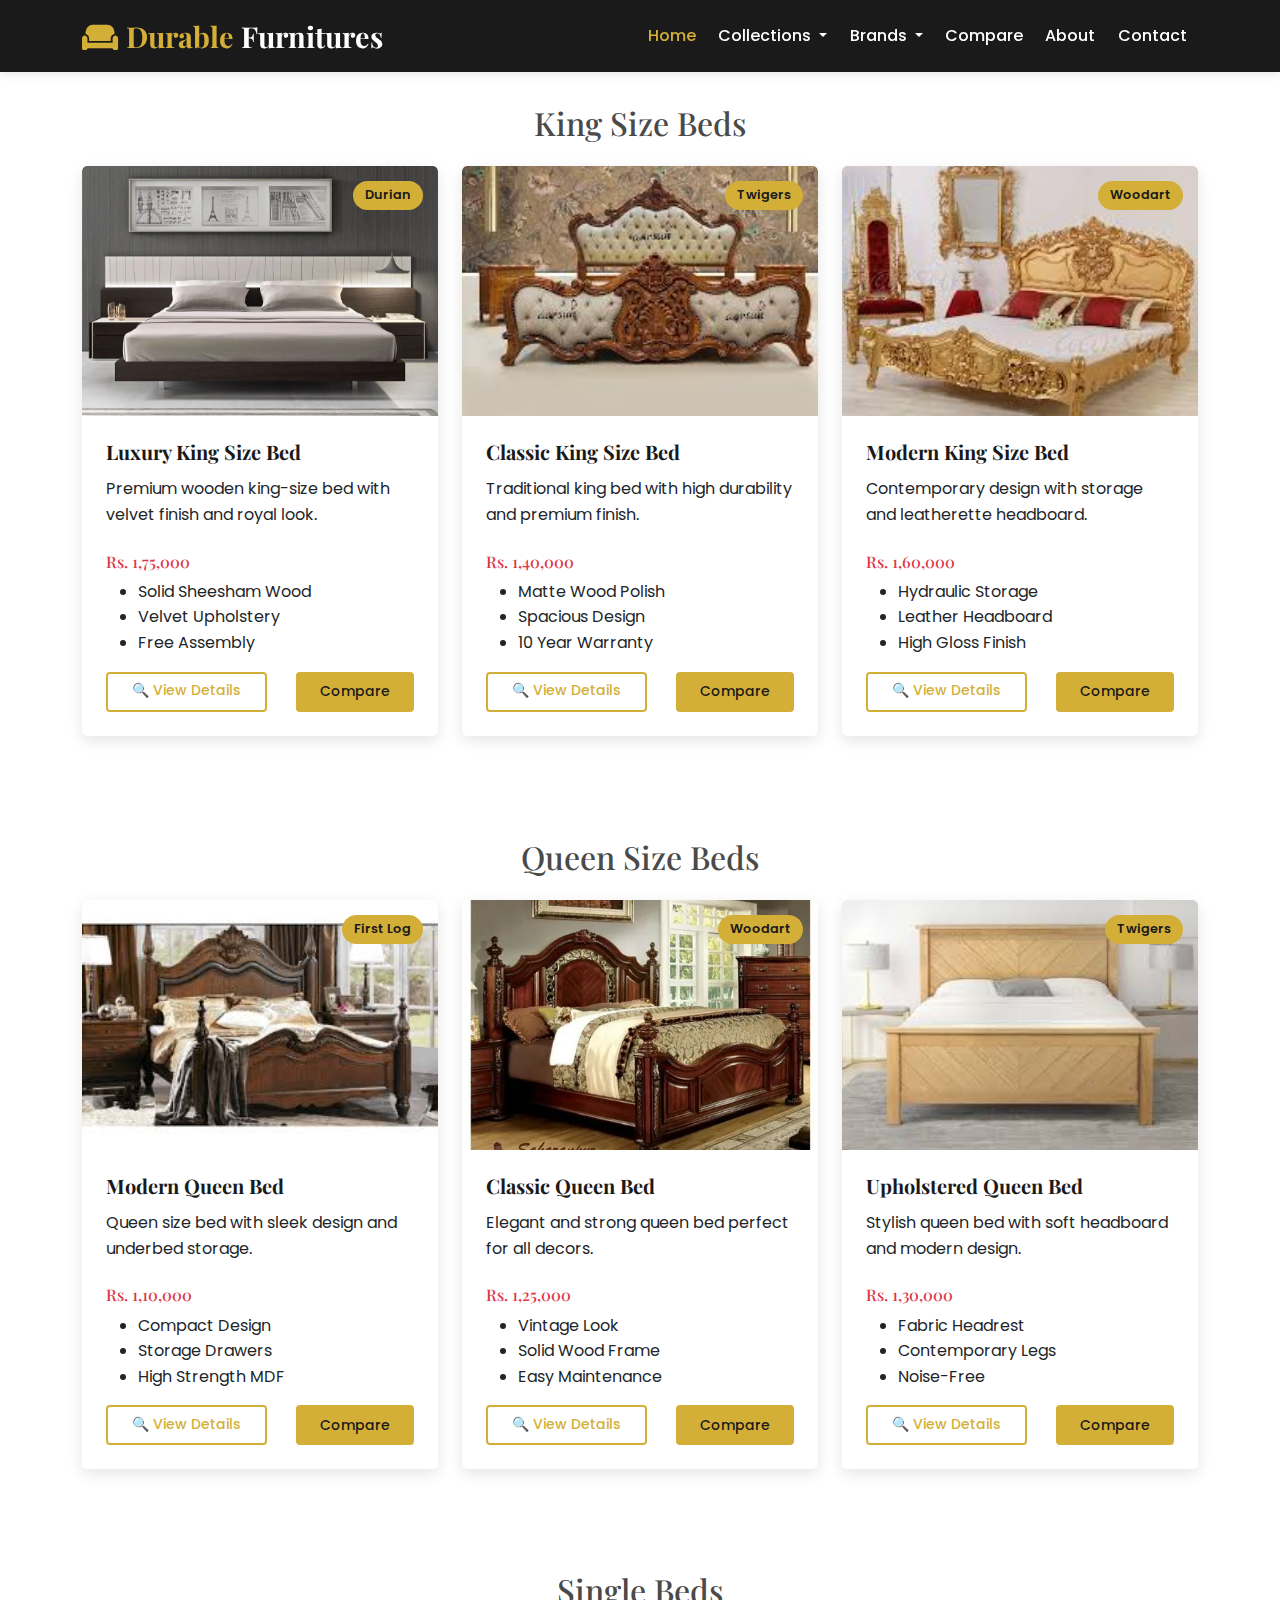
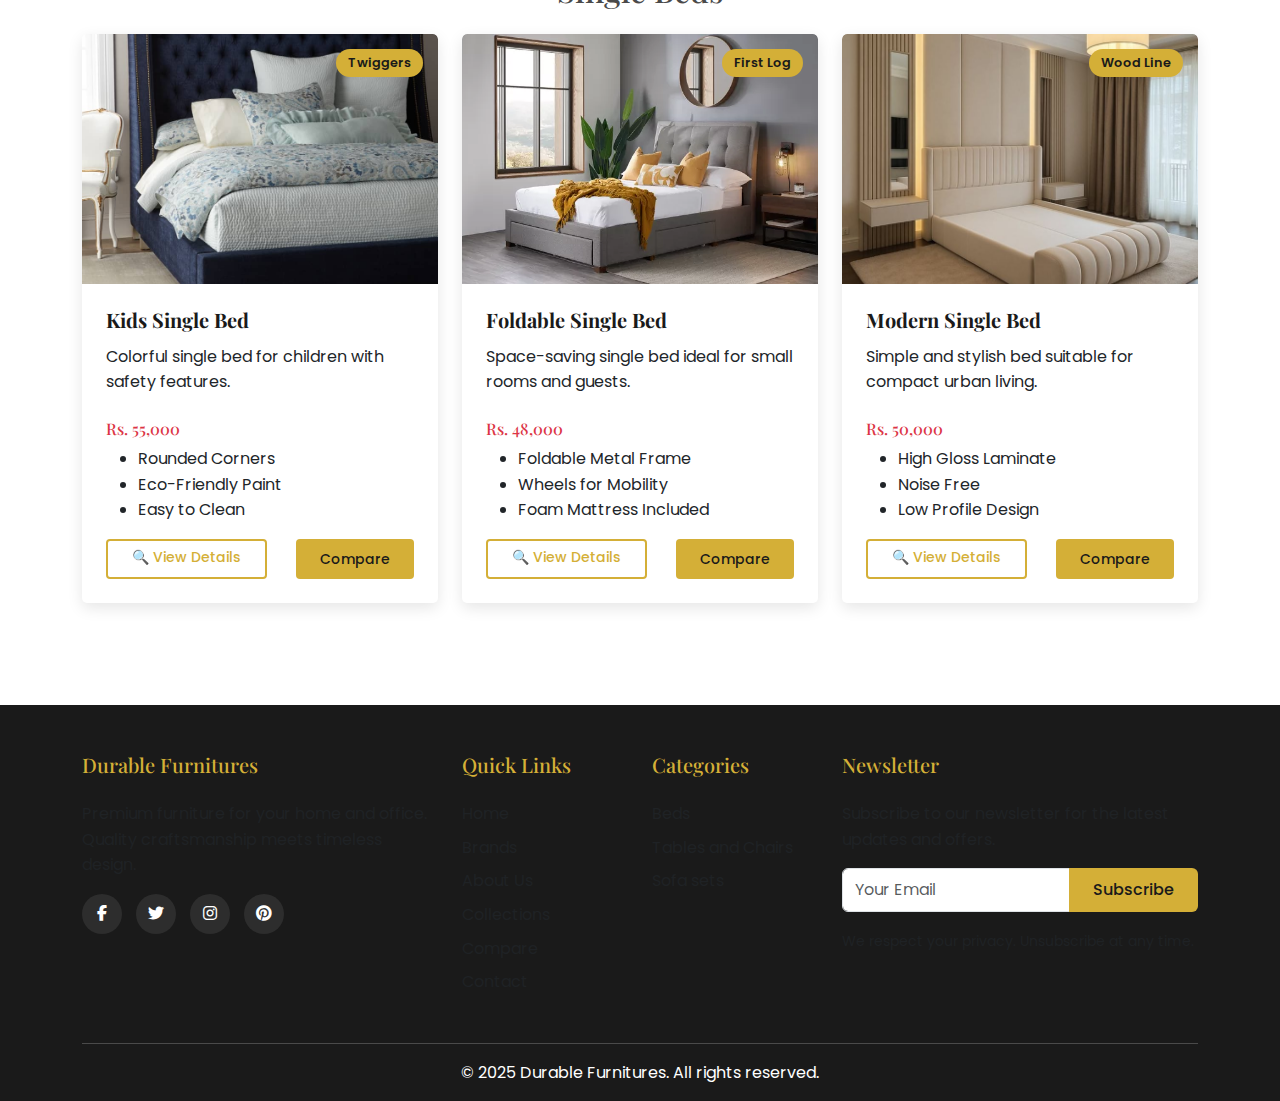
<file: beds.html>
<!DOCTYPE html>
<html lang="en">

<head>
    <meta charset="UTF-8">
    <meta name="viewport" content="width=device-width, initial-scale=1.0">
    <title>Durable Furnitures - Premium Home Furnishings</title>
    <link href="https://cdn.jsdelivr.net/npm/bootstrap@5.0.2/dist/css/bootstrap.min.css" rel="stylesheet">
    <link rel="stylesheet" href="https://cdnjs.cloudflare.com/ajax/libs/font-awesome/6.4.0/css/all.min.css">
    <link
        href="https://fonts.googleapis.com/css2?family=Playfair+Display:wght@400;700&family=Poppins:wght@300;400;500&display=swap"
        rel="stylesheet">
    <link rel="stylesheet" href="style.css">
    
</head>

<body>
    <!-- Navigation -->
    <header>
        <nav class="navbar navbar-expand-lg navbar-dark fixed-top">
            <div class="container">
                <a class="navbar-brand" href="index.html"><i class="fas fa-couch me-2"></i>Durable
                    <span>Furnitures</span></a>
                <button class="navbar-toggler" type="button" data-bs-toggle="collapse" data-bs-target="#navbarNav">
                    <span class="navbar-toggler-icon"></span>
                </button>
                <div class="collapse navbar-collapse" id="navbarNav">
                    <ul class="navbar-nav ms-auto">
                        <li class="nav-item">
                            <a class="nav-link active" href="index.html">Home</a>
                        </li>
                        <li class="nav-item dropdown">
                            <a class="nav-link dropdown-toggle" href="#" id="productsDropdown" role="button"
                                data-bs-toggle="dropdown">
                                Collections
                            </a>
                            <ul class="dropdown-menu">
                                <li><a class="dropdown-item" href="Collections.html">All Collection</a></li>
                                <li><a class="dropdown-item" href="beds.html">Beds</a></li>
                                <li><a class="dropdown-item" href="tables and chairs.html">Tables and Chairs </a></li>
                                <li><a class="dropdown-item" href="sofa set.html">Sofa sets</a></li>
                                
                            </ul>
                        </li>
                        <li class="nav-item dropdown">
                            <a class="nav-link dropdown-toggle" href="#" id="brandsDropdown" role="button"
                                data-bs-toggle="dropdown">
                                Brands
                            </a>
                            <ul class="dropdown-menu">
                                <li><a class="dropdown-item" href="brand.html" data-brand="all">All Brands</a></li>
                                <li><a class="dropdown-item" href="durian.Html" data-brand="durian">Durian</a></li>
                                <li><a class="dropdown-item" href="woods and woods.html" data-brand="ikea">Woods and Woods</a></li>
                                <li><a class="dropdown-item" href="twiggers.html" data-brand="lazboy">Twiggers</a></li>
                            </ul>
                        </li>
                        <li class="nav-item">
                            <a class="nav-link" href="compare.html">Compare</a>
                        </li>
                        <li class="nav-item">
                            <a class="nav-link" href="about.html">About</a>
                        </li>
                        <li class="nav-item">
                            <a class="nav-link" href="contact.html">Contact</a>
                        </li>
                    </ul>
                </div>
            </div>
        </nav>
    </header>
    <div class="container my-5">
  <!-- Category 1: King Size Beds -->
  <h2 class="mb-4 text-center">King Size Beds</h2>
  <div class="row">
    <div class="col-md-6 col-lg-4 mb-4">
      <div class="card">
        <img src="./bedsimg/img1.webp" class="card-img-top" alt="Luxury King Bed">
        <span class="product-badge">Durian</span>
        <div class="card-body">
          <h5 class="card-title">Luxury King Size Bed</h5>
          <p class="card-text">Premium wooden king-size bed with velvet finish and royal look.</p>
          <h6 class="text-danger">Rs. 1,75,000</h6>
          <ul class="mb-3">
            <li>Solid Sheesham Wood</li>
            <li>Velvet Upholstery</li>
            <li>Free Assembly</li>
          </ul>
          <div class="d-flex justify-content-between">
            <a href="#" class="btn btn-outline-accent btn-sm">🔍 View Details</a>
            <button class="btn btn-accent btn-sm">Compare</button>
          </div>
        </div>
      </div>
    </div>
    <div class="col-md-6 col-lg-4 mb-4">
      <div class="card">
        <img src="./bedsimg/img2.jpg" class="card-img-top" alt="Classic King Bed">
        <span class="product-badge">Twigers</span>
        <div class="card-body">
          <h5 class="card-title">Classic King Size Bed</h5>
          <p class="card-text">Traditional king bed with high durability and premium finish.</p>
          <h6 class="text-danger">Rs. 1,40,000</h6>
          <ul class="mb-3">
            <li>Matte Wood Polish</li>
            <li>Spacious Design</li>
            <li>10 Year Warranty</li>
          </ul>
          <div class="d-flex justify-content-between">
            <a href="#" class="btn btn-outline-accent btn-sm">🔍 View Details</a>
            <button class="btn btn-accent btn-sm">Compare</button>
          </div>
        </div>
      </div>
    </div>
    <div class="col-md-6 col-lg-4 mb-4">
      <div class="card">
        <img src="./bedsimg/img3.jpg" class="card-img-top" alt="Modern King Bed">
        <span class="product-badge">Woodart</span>
        <div class="card-body">
          <h5 class="card-title">Modern King Size Bed</h5>
          <p class="card-text">Contemporary design with storage and leatherette headboard.</p>
          <h6 class="text-danger">Rs. 1,60,000</h6>
          <ul class="mb-3">
            <li>Hydraulic Storage</li>
            <li>Leather Headboard</li>
            <li>High Gloss Finish</li>
          </ul>
          <div class="d-flex justify-content-between">
            <a href="#" class="btn btn-outline-accent btn-sm">🔍 View Details</a>
            <button class="btn btn-accent btn-sm">Compare</button>
          </div>
        </div>
      </div>
    </div>
  </div>

  <!-- Category 2: Queen Size Beds -->
  <h2 class="mb-4 mt-5 text-center">Queen Size Beds</h2>
  <div class="row">
    <div class="col-md-6 col-lg-4 mb-4">
      <div class="card">
        <img src="./bedsimg/img4.jpg" class="card-img-top" alt="Modern Queen Bed">
        <span class="product-badge">First Log</span>
        <div class="card-body">
          <h5 class="card-title">Modern Queen Bed</h5>
          <p class="card-text">Queen size bed with sleek design and underbed storage.</p>
          <h6 class="text-danger">Rs. 1,10,000</h6>
          <ul class="mb-3">
            <li>Compact Design</li>
            <li>Storage Drawers</li>
            <li>High Strength MDF</li>
          </ul>
          <div class="d-flex justify-content-between">
            <a href="#" class="btn btn-outline-accent btn-sm">🔍 View Details</a>
            <button class="btn btn-accent btn-sm">Compare</button>
          </div>
        </div>
      </div>
    </div>
    <div class="col-md-6 col-lg-4 mb-4">
      <div class="card">
        <img src="./bedsimg/img5.webp" class="card-img-top" alt="Classic Queen Bed">
        <span class="product-badge">Woodart</span>
        <div class="card-body">
          <h5 class="card-title">Classic Queen Bed</h5>
          <p class="card-text">Elegant and strong queen bed perfect for all decors.</p>
          <h6 class="text-danger">Rs. 1,25,000</h6>
          <ul class="mb-3">
            <li>Vintage Look</li>
            <li>Solid Wood Frame</li>
            <li>Easy Maintenance</li>
          </ul>
          <div class="d-flex justify-content-between">
            <a href="#" class="btn btn-outline-accent btn-sm">🔍 View Details</a>
            <button class="btn btn-accent btn-sm">Compare</button>
          </div>
        </div>
      </div>
    </div>
    <div class="col-md-6 col-lg-4 mb-4">
      <div class="card">
        <img src="./bedsimg/img6.jpg" class="card-img-top" alt="Upholstered Queen Bed">
        <span class="product-badge">Twigers</span>
        <div class="card-body">
          <h5 class="card-title">Upholstered Queen Bed</h5>
          <p class="card-text">Stylish queen bed with soft headboard and modern design.</p>
          <h6 class="text-danger">Rs. 1,30,000</h6>
          <ul class="mb-3">
            <li>Fabric Headrest</li>
            <li>Contemporary Legs</li>
            <li>Noise-Free</li>
          </ul>
          <div class="d-flex justify-content-between">
            <a href="#" class="btn btn-outline-accent btn-sm">🔍 View Details</a>
            <button class="btn btn-accent btn-sm">Compare</button>
          </div>
        </div>
      </div>
    </div>
  </div>

  <!-- Category 3: Single Beds -->
  <h2 class="mb-4 mt-5 text-center">Single Beds</h2>
  <div class="row">
    <div class="col-md-6 col-lg-4 mb-4">
      <div class="card">
        <img src="bedsimg/img7.jpg" class="card-img-top" alt="Kids Single Bed">
        <span class="product-badge">Twiggers</span>
        <div class="card-body">
          <h5 class="card-title">Kids Single Bed</h5>
          <p class="card-text">Colorful single bed for children with safety features.</p>
          <h6 class="text-danger">Rs. 55,000</h6>
          <ul class="mb-3">
            <li>Rounded Corners</li>
            <li>Eco-Friendly Paint</li>
            <li>Easy to Clean</li>
          </ul>
          <div class="d-flex justify-content-between">
            <a href="#" class="btn btn-outline-accent btn-sm">🔍 View Details</a>
            <button class="btn btn-accent btn-sm">Compare</button>
          </div>
        </div>
      </div>
    </div>
    <div class="col-md-6 col-lg-4 mb-4">
      <div class="card">
        <img src="./bedsimg/img8.webp" class="card-img-top" alt="Foldable Single Bed">
        <span class="product-badge">First Log</span>
        <div class="card-body">
          <h5 class="card-title">Foldable Single Bed</h5>
          <p class="card-text">Space-saving single bed ideal for small rooms and guests.</p>
          <h6 class="text-danger">Rs. 48,000</h6>
          <ul class="mb-3">
            <li>Foldable Metal Frame</li>
            <li>Wheels for Mobility</li>
            <li>Foam Mattress Included</li>
          </ul>
          <div class="d-flex justify-content-between">
            <a href="#" class="btn btn-outline-accent btn-sm">🔍 View Details</a>
            <button class="btn btn-accent btn-sm">Compare</button>
          </div>
        </div>
      </div>
    </div>
    <div class="col-md-6 col-lg-4 mb-4">
      <div class="card">
        <img src="./bedsimg/bed.jpg" class="card-img-top" alt="Modern Single Bed">
        <span class="product-badge">Wood Line</span>
        <div class="card-body">
          <h5 class="card-title">Modern Single Bed</h5>
          <p class="card-text">Simple and stylish bed suitable for compact urban living.</p>
          <h6 class="text-danger">Rs. 50,000</h6>
          <ul class="mb-3">
            <li>High Gloss Laminate</li>
            <li>Noise Free</li>
            <li>Low Profile Design</li>
          </ul>
          <div class="d-flex justify-content-between">
            <a href="#" class="btn btn-outline-accent btn-sm">🔍 View Details</a>
            <button class="btn btn-accent btn-sm">Compare</button>
          </div>
        </div>
      </div>
    </div>
  </div>
</div>



  <!-- Footer -->
    <footer>
        <div class="container">
            <div class="row">
                <div class="col-lg-4 mb-4 mb-lg-0">
                    <h5>Durable Furnitures</h5>
                    <p class="text-muted" >Premium furniture for your home and office. Quality craftsmanship meets timeless design.</p>
                    <div class="social-icons mt-3">
                        <a href="#"><i class="fab fa-facebook-f"></i></a>
                        <a href="#"><i class="fab fa-twitter"></i></a>
                        <a href="#"><i class="fab fa-instagram"></i></a>
                        <a href="#"><i class="fab fa-pinterest"></i></a>
                    </div>
                </div>
                <div class="col-lg-2 col-md-6 mb-4 mb-md-0">
                    <h5>Quick Links</h5>
                    <ul class="list-unstyled">
                        <li class="mb-2"><a class="text-muted" href="index.html">Home</a></li>
                        <li class="mb-2"><a class="text-muted" href="brand.html">Brands</a></li>
                        <li class="mb-2"><a class="text-muted"  href="about.html">About Us</a></li>
                        <li class="mb-2"><a class="text-muted" href="Collections.html">Collections</a></li>
                        <li class="mb-2"><a class="text-muted"  href="compare.html">Compare</a></li>
                        <li class="mb-2"><a class="text-muted"  href="contact.html">Contact</a></li>
                    </ul>
                </div>
                <div class="col-lg-2 col-md-6 mb-4 mb-md-0">
                    <h5>Categories</h5>
                    <ul class="list-unstyled">
                        <li class="mb-2"><a class="text-muted"  href="beds.html">Beds</a></li>
                        <li class="mb-2"><a class="text-muted"  href="tables and chairs.html">Tables and Chairs </a></li>
                        <li class="mb-2"><a class="text-muted"  href="sofa set.html">Sofa sets</a></li>
                        
                    </ul>
                </div>
                <div class="col-lg-4">
                    <h5>Newsletter</h5>
                    <p class="text-muted" >Subscribe to our newsletter for the latest updates and offers.</p>
                    <form class="mb-3">
                        <div class="input-group">
                            <input type="email" class="form-control" placeholder="Your Email" required>
                            <button class="btn btn-accent" type="submit">Subscribe</button>
                        </div>
                    </form>
                    <p><small class="text-muted" >We respect your privacy. Unsubscribe at any time.</small></p>
                </div>
            </div>
            <div class="text-center copyright">
                <p class="mb-0">&copy; 2025 Durable Furnitures. All rights reserved.</p>
            </div>
        </div>
    </footer>
    <script src="https://cdn.jsdelivr.net/npm/bootstrap@5.0.2/dist/js/bootstrap.bundle.min.js"></script>
     </script>
      <script src="https://code.jquery.com/jquery-3.7.1.min.js"></script>
</body>
</html>
</file>
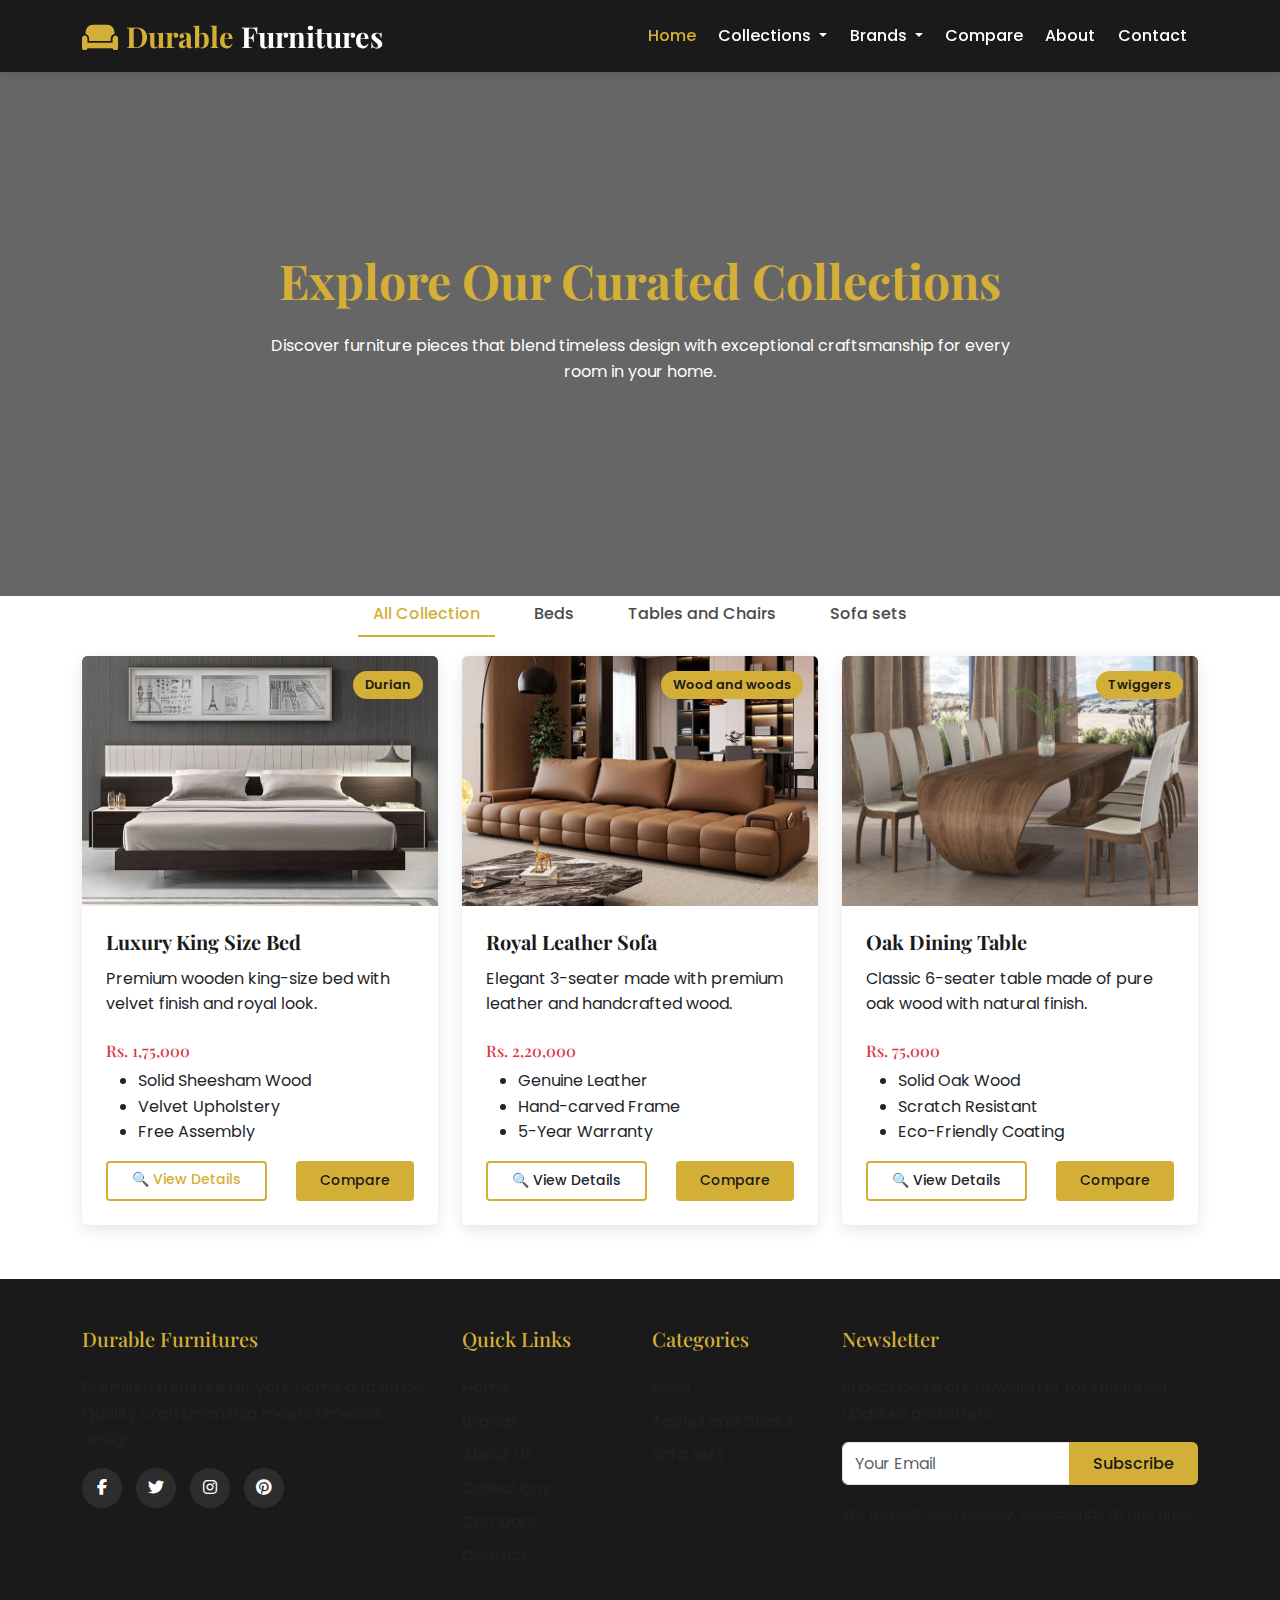
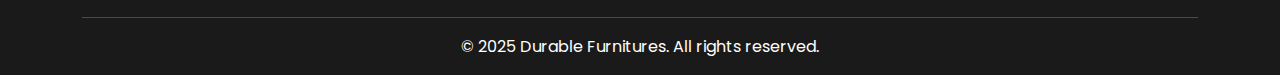
<file: Collections.html>
<!DOCTYPE html>
<html lang="en">

<head>
    <meta charset="UTF-8">
    <meta name="viewport" content="width=device-width, initial-scale=1.0">
    <title>Durable Furnitures - Premium Home Furnishings</title>
    <link href="https://cdn.jsdelivr.net/npm/bootstrap@5.0.2/dist/css/bootstrap.min.css" rel="stylesheet">
    <link rel="stylesheet" href="https://cdnjs.cloudflare.com/ajax/libs/font-awesome/6.4.0/css/all.min.css">
    <link
        href="https://fonts.googleapis.com/css2?family=Playfair+Display:wght@400;700&family=Poppins:wght@300;400;500&display=swap"
        rel="stylesheet">
    <link rel="stylesheet" href="style.css">
</head>

<body>
    <!-- Navigation -->
    <header>
        <nav class="navbar navbar-expand-lg navbar-dark fixed-top">
            <div class="container">
                <a class="navbar-brand" href="index.html"><i class="fas fa-couch me-2"></i>Durable
                    <span>Furnitures</span></a>
                <button class="navbar-toggler" type="button" data-bs-toggle="collapse" data-bs-target="#navbarNav">
                    <span class="navbar-toggler-icon"></span>
                </button>
                <div class="collapse navbar-collapse" id="navbarNav">
                    <ul class="navbar-nav ms-auto">
                        <li class="nav-item">
                            <a class="nav-link active" href="index.html">Home</a>
                        </li>
                        <li class="nav-item dropdown">
                            <a class="nav-link dropdown-toggle" href="#" id="productsDropdown" role="button"
                                data-bs-toggle="dropdown">
                                Collections
                            </a>
                            <ul class="dropdown-menu">
                                <li><a class="dropdown-item" href="Collections.html">All Collection</a></li>
                                <li><a class="dropdown-item" href="beds.html">Beds</a></li>
                                <li><a class="dropdown-item" href="tables and chairs.html">Tables and Chairs </a></li>
                                <li><a class="dropdown-item" href="sofa set.html">Sofa sets</a></li>
                                
                            </ul>
                        </li>
                        <li class="nav-item dropdown">
                            <a class="nav-link dropdown-toggle" href="#" id="brandsDropdown" role="button"
                                data-bs-toggle="dropdown">
                                Brands
                            </a>
                            <ul class="dropdown-menu">
                                <li><a class="dropdown-item" href="brand.html" data-brand="all">All Brands</a></li>
                                <li><a class="dropdown-item" href="durian.Html" data-brand="durian">Durian</a></li>
                                <li><a class="dropdown-item" href="woods and woods.html" data-brand="ikea">Woods and Woods</a></li>
                                <li><a class="dropdown-item" href="twiggers.html" data-brand="lazboy">Twiggers</a></li>
                            </ul>
                        </li>
                        <li class="nav-item">
                            <a class="nav-link" href="compare.html">Compare</a>
                        </li>
                        <li class="nav-item">
                            <a class="nav-link" href="about.html">About</a>
                        </li>
                        <li class="nav-item">
                            <a class="nav-link" href="contact.html">Contact</a>
                        </li>
                    </ul>
                </div>
            </div>
        </nav>
    </header>
    <!-- Collections Hero Section -->
    <section id="collection-hero">
        <div class="container">
            <div class="collection-hero-content">
                <h1>Explore Our Curated Collections</h1>
                <p>Discover furniture pieces that blend timeless design with exceptional craftsmanship for every room in your home.</p>
            </div>
        </div>
    </section>
 <div class="text-center brand-filter mb-4">
                <button class="brand-btn active" data-brand="all">All Collection</button>
                <button class="brand-btn" data-brand="durian">Beds</button>
                <button class="brand-btn" data-brand="woods and woods">Tables and Chairs</button>
                <button class="brand-btn" data-brand="twiggers">Sofa sets</button>
            </div>


<div class="container">
     <div class="row" id="products-grid">
         <div class="col-md-6 col-lg-4 mb-4">
      <div class="card">
        <img src="./bedsimg/img1.webp" class="card-img-top" alt="Luxury King Bed">
        <span class="product-badge">Durian</span>
        <div class="card-body">
          <h5 class="card-title">Luxury King Size Bed</h5>
          <p class="card-text">Premium wooden king-size bed with velvet finish and royal look.</p>
          <h6 class="text-danger">Rs. 1,75,000</h6>
          <ul class="mb-3">
            <li>Solid Sheesham Wood</li>
            <li>Velvet Upholstery</li>
            <li>Free Assembly</li>
          </ul>
          <div class="d-flex justify-content-between">
            <a href="#" class="btn btn-outline-accent btn-sm">🔍 View Details</a>
            <button class="btn btn-accent btn-sm">Compare</button>
          </div>
        </div>
      </div>
    </div>
 <div class="col-md-6 col-lg-4 mb-4 product-item" data-brand="royal living">
      <div class="card">
        <img src="./sofa-set-img/img-1.jpg" class="card-img-top" alt="Royal Leather Sofa">
        <span class="product-badge">Wood and woods</span>
        <div class="card-body">
          <h5 class="card-title" contenteditable="true">Royal Leather Sofa</h5>
          <p class="card-text">Elegant 3-seater made with premium leather and handcrafted wood.</p>
          <h6 class="text-danger">Rs. 2,20,000</h6>
          <ul class="mb-3">
            <li>Genuine Leather</li>
            <li>Hand-carved Frame</li>
            <li>5-Year Warranty</li>
          </ul>
          <div class="d-flex justify-content-between">
            <button class="btn btn-outline-accent btn-sm">
              <a href="#" class="text-decoration-none text-dark">🔍 View Details</a>
            </button>
            <button class="btn btn-accent btn-sm">Compare</button>
          </div>
        </div>
      </div>
    </div>  <div class="col-md-6 col-lg-4 mb-4 product-item" data-brand="wood craft">
      <div class="card">
        <img src="table&chair-img/table-1.jpg" class="card-img-top" alt="Oak Dining Table">
        <span class="product-badge">Twiggers</span>
        <div class="card-body">
          <h5 class="card-title" contenteditable="true">Oak Dining Table</h5>
          <p class="card-text">Classic 6-seater table made of pure oak wood with natural finish.</p>
          <h6 class="text-danger">Rs. 75,000</h6>
          <ul class="mb-3">
            <li>Solid Oak Wood</li>
            <li>Scratch Resistant</li>
            <li>Eco-Friendly Coating</li>
          </ul>
          <div class="d-flex justify-content-between">
            <button class="btn btn-outline-accent btn-sm">
              <a href="#" class="text-decoration-none text-dark">🔍 View Details</a>
            </button>
            <button class="btn btn-accent btn-sm">Compare</button>
          </div>
        </div>
      </div>
    </div>

     </div>  
</div>
<!-- Footer -->
    <footer>
        <div class="container">
            <div class="row">
                <div class="col-lg-4 mb-4 mb-lg-0">
                    <h5>Durable Furnitures</h5>
                    <p class="text-muted" >Premium furniture for your home and office. Quality craftsmanship meets timeless design.</p>
                    <div class="social-icons mt-3">
                        <a href="#"><i class="fab fa-facebook-f"></i></a>
                        <a href="#"><i class="fab fa-twitter"></i></a>
                        <a href="#"><i class="fab fa-instagram"></i></a>
                        <a href="#"><i class="fab fa-pinterest"></i></a>
                    </div>
                </div>
                <div class="col-lg-2 col-md-6 mb-4 mb-md-0">
                    <h5>Quick Links</h5>
                    <ul class="list-unstyled">
                        <li class="mb-2"><a class="text-muted" href="index.html">Home</a></li>
                        <li class="mb-2"><a class="text-muted" href="brand.html">Brands</a></li>
                        <li class="mb-2"><a class="text-muted"  href="about.html">About Us</a></li>
                        <li class="mb-2"><a class="text-muted" href="Collections.html">Collections</a></li>
                        <li class="mb-2"><a class="text-muted"  href="compare.html">Compare</a></li>
                        <li class="mb-2"><a class="text-muted"  href="contact.html">Contact</a></li>
                    </ul>
                </div>
                <div class="col-lg-2 col-md-6 mb-4 mb-md-0">
                    <h5>Categories</h5>
                    <ul class="list-unstyled">
                        <li class="mb-2"><a class="text-muted"  href="beds.html">Beds</a></li>
                        <li class="mb-2"><a class="text-muted"  href="tables and chairs.html">Tables and Chairs </a></li>
                        <li class="mb-2"><a class="text-muted"  href="sofa set.html">Sofa sets</a></li>
                        
                    </ul>
                </div>
                <div class="col-lg-4">
                    <h5>Newsletter</h5>
                    <p class="text-muted" >Subscribe to our newsletter for the latest updates and offers.</p>
                    <form class="mb-3">
                        <div class="input-group">
                            <input type="email" class="form-control" placeholder="Your Email" required>
                            <button class="btn btn-accent" type="submit">Subscribe</button>
                        </div>
                    </form>
                    <p><small class="text-muted" >We respect your privacy. Unsubscribe at any time.</small></p>
                </div>
            </div>
            <div class="text-center copyright">
                <p class="mb-0">&copy; 2025 Durable Furnitures. All rights reserved.</p>
            </div>
        </div>
    </footer>

    <!-- Scripts -->
<script src="https://cdn.jsdelivr.net/npm/bootstrap@5.0.2/dist/js/bootstrap.bundle.min.js" integrity="sha384-MrcW6ZMFYlzcLA8Nl+NtUVF0sA7MsXsP1UyJoMp4YLEuNSfAP+JcXn/tWtIaxVXM" crossorigin="anonymous"></script>
 <script src="https://code.jquery.com/jquery-3.7.1.min.js"></script>
  <script>
    $.get("card.json", function (data, status) {
        let bedFur = data["beds"];

        for (let bed of bedFur) {
            $("#productContainer").append(`
                <div class="col-md-6 col-lg-4 mb-4 product-item" data-brand="${bed.brand}"> 
                    <div class="card"  >
                        <img src="bedsimg/${bed.img}" class="card-img-top" alt="${bed.title}"> 
                        <span class="product-badge">${bed.badge}</span>
                        <div class="card-body">
                            <h5 class="card-title" contenteditable="true">${bed.title}</h5>
                            <p class="card-text">${bed.desc}</p>
                            <h6 class="text-danger">"${bed.price}"</h6>
                             <ul class="mb-3">
                                 <li>"${bed.l1}"</li>
                                 <li>"${bed.l2}"</li>
                                 <li> "${bed.l3}"</li>
                            </ul>
                         <div class="d-flex justify-content-between">
                             <button class="btn btn-outline-accent btn-sm">
                                <a href="${bed.link}" class= text-decoration-none text-dark>
                                   🔍 View Details</a> </button>
                             <button class="btn btn-accent btn-sm"> Compare</button>
                         </div>
                        </div>
                    </div>
                </div>
            `);
        }
    });

    // Brand filter functionality
    $(".brand-btn").click(function() {
        const brand = $(this).data("brand");
        
        $(".brand-btn").removeClass("active");
        $(this).addClass("active");

        if (brand === "all") {
            $(".product-item").show();
        } else {
            $(".product-item").hide();
            $(`.product-item[data-brand="${brand}"]`).show();
        }
    });
</script>
</body>

</html>
</file>
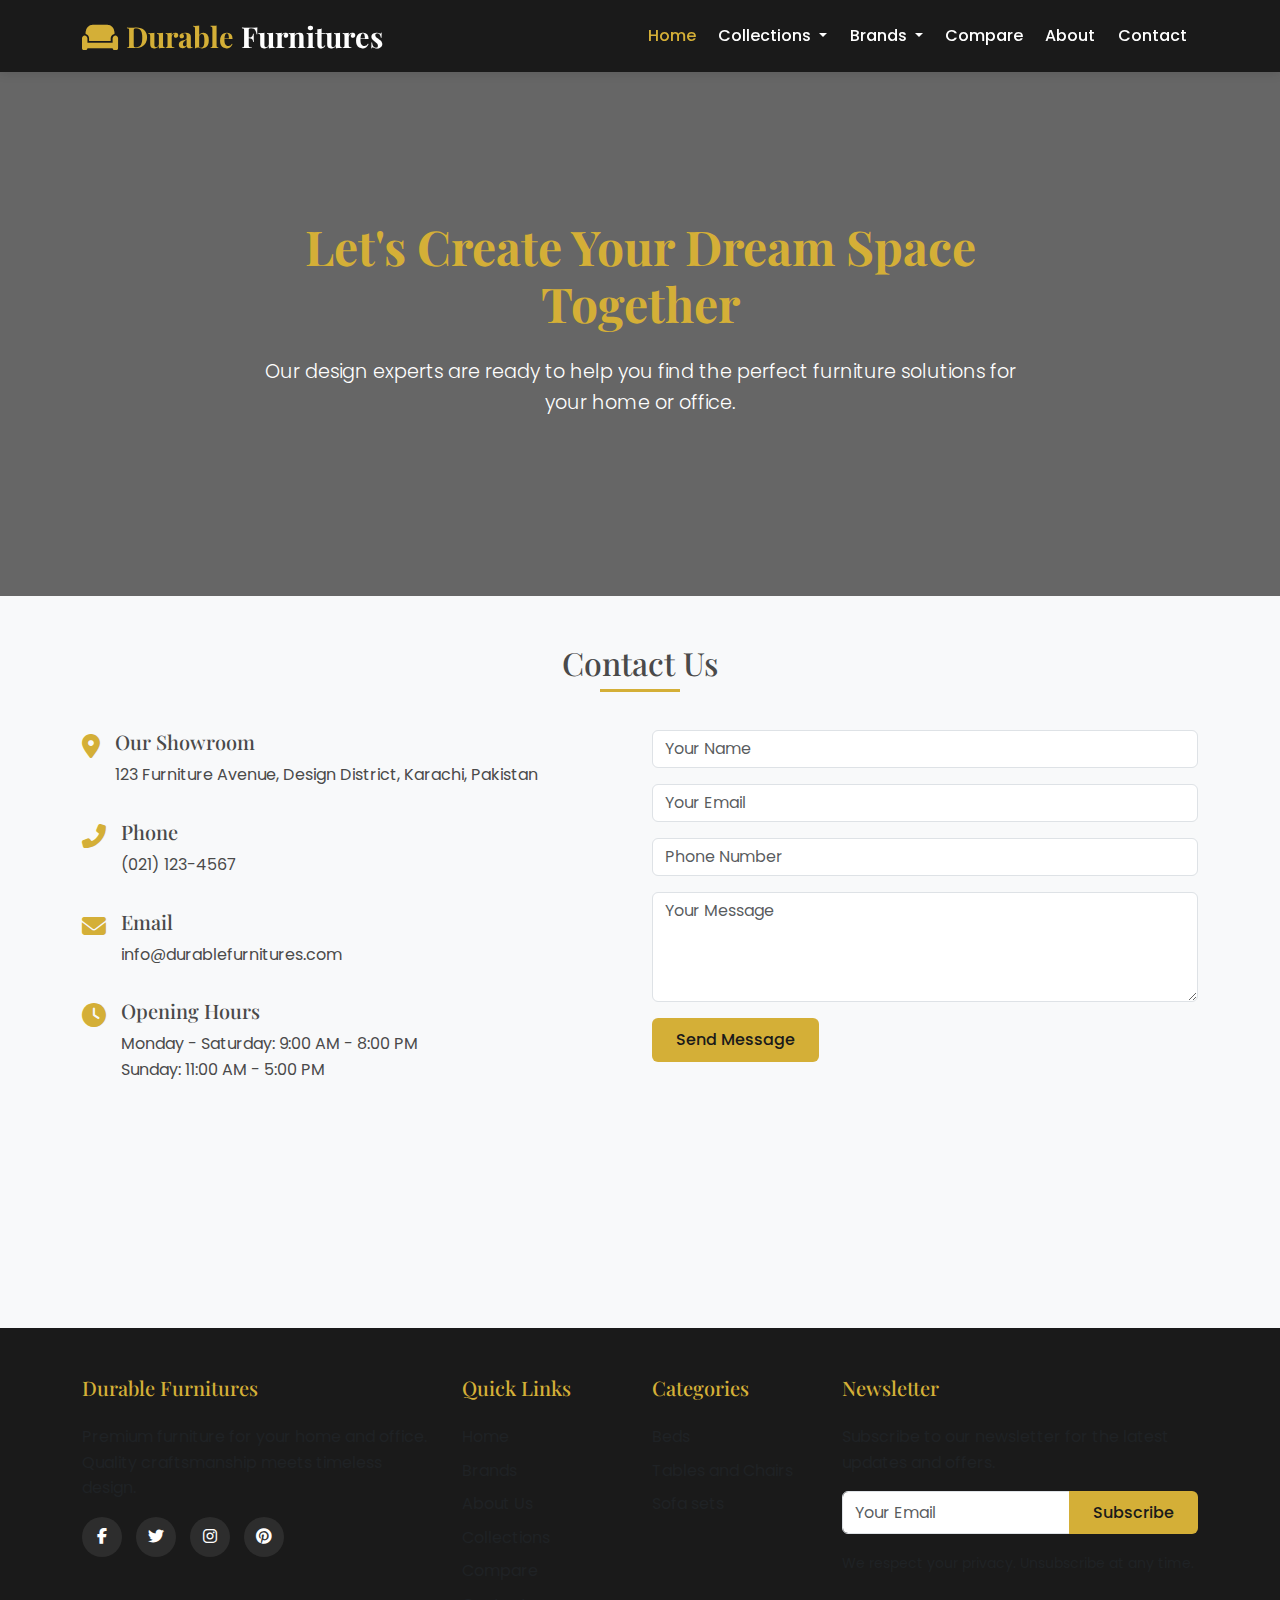
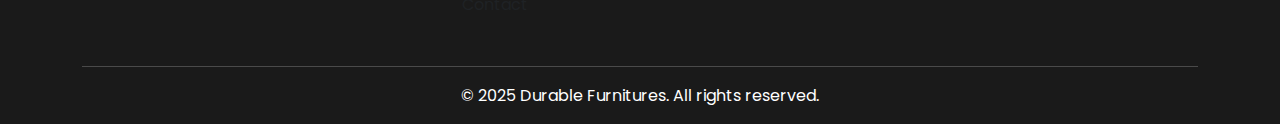
<file: contact.html>
<!DOCTYPE html>
<html lang="en">

<head>
    <meta charset="UTF-8">
    <meta name="viewport" content="width=device-width, initial-scale=1.0">
    <title>Durable Furnitures - Premium Home Furnishings</title>
    <link href="https://cdn.jsdelivr.net/npm/bootstrap@5.0.2/dist/css/bootstrap.min.css" rel="stylesheet">
    <link rel="stylesheet" href="https://cdnjs.cloudflare.com/ajax/libs/font-awesome/6.4.0/css/all.min.css">
    <link
        href="https://fonts.googleapis.com/css2?family=Playfair+Display:wght@400;700&family=Poppins:wght@300;400;500&display=swap"
        rel="stylesheet">
    <link rel="stylesheet" href="style.css">
</head>

<body>
    <!-- Navigation -->
    <header>
        <nav class="navbar navbar-expand-lg navbar-dark fixed-top">
            <div class="container">
                <a class="navbar-brand" href="index.html"><i class="fas fa-couch me-2"></i>Durable
                    <span>Furnitures</span></a>
                <button class="navbar-toggler" type="button" data-bs-toggle="collapse" data-bs-target="#navbarNav">
                    <span class="navbar-toggler-icon"></span>
                </button>
                <div class="collapse navbar-collapse" id="navbarNav">
                    <ul class="navbar-nav ms-auto">
                        <li class="nav-item">
                            <a class="nav-link active" href="index.html">Home</a>
                        </li>
                        <li class="nav-item dropdown">
                            <a class="nav-link dropdown-toggle" href="#" id="productsDropdown" role="button"
                                data-bs-toggle="dropdown">
                                Collections
                            </a>
                            <ul class="dropdown-menu">
                                <li><a class="dropdown-item" href="Collections.html">All Collection</a></li>
                                <li><a class="dropdown-item" href="beds.html">Beds</a></li>
                                <li><a class="dropdown-item" href="tables and chairs.html">Tables and Chairs </a></li>
                                <li><a class="dropdown-item" href="sofa set.html">Sofa sets</a></li>
                                
                            </ul>
                        </li>
                        <li class="nav-item dropdown">
                            <a class="nav-link dropdown-toggle" href="#" id="brandsDropdown" role="button"
                                data-bs-toggle="dropdown">
                                Brands
                            </a>
                            <ul class="dropdown-menu">
                                <li><a class="dropdown-item" href="brand.html" data-brand="all">All Brands</a></li>
                                <li><a class="dropdown-item" href="durian.Html" data-brand="durian">Durian</a></li>
                                <li><a class="dropdown-item" href="woods and woods.html" data-brand="ikea">Woods and Woods</a></li>
                                <li><a class="dropdown-item" href="twiggers.html" data-brand="lazboy">Twiggers</a></li>
                            </ul>
                        </li>
                        <li class="nav-item">
                            <a class="nav-link" href="compare.html">Compare</a>
                        </li>
                        <li class="nav-item">
                            <a class="nav-link" href="about.html">About</a>
                        </li>
                        <li class="nav-item">
                            <a class="nav-link" href="contact.html">Contact</a>
                        </li>
                    </ul>
                </div>
            </div>
        </nav>
    </header>
    <!-- Contact Hero Section -->
    <section id="contact-hero">
        <div class="container">
            <div class="contact-hero-content">
                <h1>Let's Create Your Dream Space Together</h1>
                <p class="lead">Our design experts are ready to help you find the perfect furniture solutions for your home or office.</p>
            </div>
        </div>
    </section>
    <!-- Contact Section -->
    <section id="contact" class="py-5 bg-light">
        <div class="container">
            <div class="text-center mb-5">
                <h2 class="section-title">Contact Us</h2>
                <!-- <p class="lead">Get in touch with our team for any inquiries</p> -->
            </div>
            <div class="row">
                <div class="col-lg-6 mb-4 mb-lg-0">
                    <div class="contact-info mb-4">
                        <div class="d-flex align-items-start mb-3">
                            <i class="fas fa-map-marker-alt mt-1"></i>
                            <div>
                                <h5>Our Showroom</h5>
                                <p>123 Furniture Avenue, Design District, Karachi, Pakistan</p>
                            </div>
                        </div>
                        <div class="d-flex align-items-start mb-3">
                            <i class="fas fa-phone-alt mt-1"></i>
                            <div>
                                <h5>Phone</h5>
                                <p>(021) 123-4567</p>
                            </div>
                        </div>
                        <div class="d-flex align-items-start mb-3">
                            <i class="fas fa-envelope mt-1"></i>
                            <div>
                                <h5>Email</h5>
                                <p>info@durablefurnitures.com</p>
                            </div>
                        </div>
                        <div class="d-flex align-items-start">
                            <i class="fas fa-clock mt-1"></i>
                            <div>
                                <h5>Opening Hours</h5>
                                <p>Monday - Saturday: 9:00 AM - 8:00 PM<br>Sunday: 11:00 AM - 5:00 PM</p>
                            </div>
                        </div>
                    </div>
                </div>
                <div class="col-lg-6">
                    <form>
                        <div class="mb-3">
                            <input type="text" class="form-control" placeholder="Your Name" required>
                        </div>
                        <div class="mb-3">
                            <input type="email" class="form-control" placeholder="Your Email" required>
                        </div>
                        <div class="mb-3">
                            <input type="tel" class="form-control" placeholder="Phone Number">
                        </div>
                        <div class="mb-3">
                            <textarea class="form-control" rows="4" placeholder="Your Message" required></textarea>
                        </div>
                        <button type="submit" class="btn btn-accent">Send Message</button>
                    </form>
                </div>
            </div>
             <div class="col-12 p-0">
                <div class="map-container">
                    <iframe src="https://www.google.com/maps/embed?pb=!1m18!1m12!1m3!1d462118.7588215473!2d66.7828322270909!3d25.19338945514647!2m3!1f0!2f0!3f0!3m2!1i1024!2i768!4f13.1!3m3!1m2!1s0x3eb33e06651d4bbf%3A0x9cf92f44555a0c23!2sKarachi%2C%20Karachi%20City%2C%20Sindh%2C%20Pakistan!5e0!3m2!1sen!2s!4v1718703943436!5m2!1sen!2s" 
                            width="100%" 
                            height="100%" 
                            style="border:0;" 
                            allowfullscreen="" 
                             
                           >
                    </iframe>
                </div>
            </div>
        </div>
    </section>
    
  <!-- Footer -->
    <footer>
        <div class="container">
            <div class="row">
                <div class="col-lg-4 mb-4 mb-lg-0">
                    <h5>Durable Furnitures</h5>
                    <p class="text-muted" >Premium furniture for your home and office. Quality craftsmanship meets timeless design.</p>
                    <div class="social-icons mt-3">
                        <a href="#"><i class="fab fa-facebook-f"></i></a>
                        <a href="#"><i class="fab fa-twitter"></i></a>
                        <a href="#"><i class="fab fa-instagram"></i></a>
                        <a href="#"><i class="fab fa-pinterest"></i></a>
                    </div>
                </div>
                <div class="col-lg-2 col-md-6 mb-4 mb-md-0">
                    <h5>Quick Links</h5>
                    <ul class="list-unstyled">
                        <li class="mb-2"><a class="text-muted" href="index.html">Home</a></li>
                        <li class="mb-2"><a class="text-muted" href="brand.html">Brands</a></li>
                        <li class="mb-2"><a class="text-muted"  href="about.html">About Us</a></li>
                        <li class="mb-2"><a class="text-muted" href="Collections.html">Collections</a></li>
                        <li class="mb-2"><a class="text-muted"  href="compare.html">Compare</a></li>
                        <li class="mb-2"><a class="text-muted"  href="contact.html">Contact</a></li>
                    </ul>
                </div>
                <div class="col-lg-2 col-md-6 mb-4 mb-md-0">
                    <h5>Categories</h5>
                    <ul class="list-unstyled">
                        <li class="mb-2"><a class="text-muted"  href="beds.html">Beds</a></li>
                        <li class="mb-2"><a class="text-muted"  href="tables and chairs.html">Tables and Chairs </a></li>
                        <li class="mb-2"><a class="text-muted"  href="sofa set.html">Sofa sets</a></li>
                        
                    </ul>
                </div>
                <div class="col-lg-4">
                    <h5>Newsletter</h5>
                    <p class="text-muted" >Subscribe to our newsletter for the latest updates and offers.</p>
                    <form class="mb-3">
                        <div class="input-group">
                            <input type="email" class="form-control" placeholder="Your Email" required>
                            <button class="btn btn-accent" type="submit">Subscribe</button>
                        </div>
                    </form>
                    <p><small class="text-muted" >We respect your privacy. Unsubscribe at any time.</small></p>
                </div>
            </div>
            <div class="text-center copyright">
                <p class="mb-0">&copy; 2025 Durable Furnitures. All rights reserved.</p>
            </div>
        </div>
    </footer>

    <!-- Scripts -->
    <script src="https://cdn.jsdelivr.net/npm/bootstrap@5.0.2/dist/js/bootstrap.bundle.min.js"></script>
    
    </script>
</body>

</html>
</file>
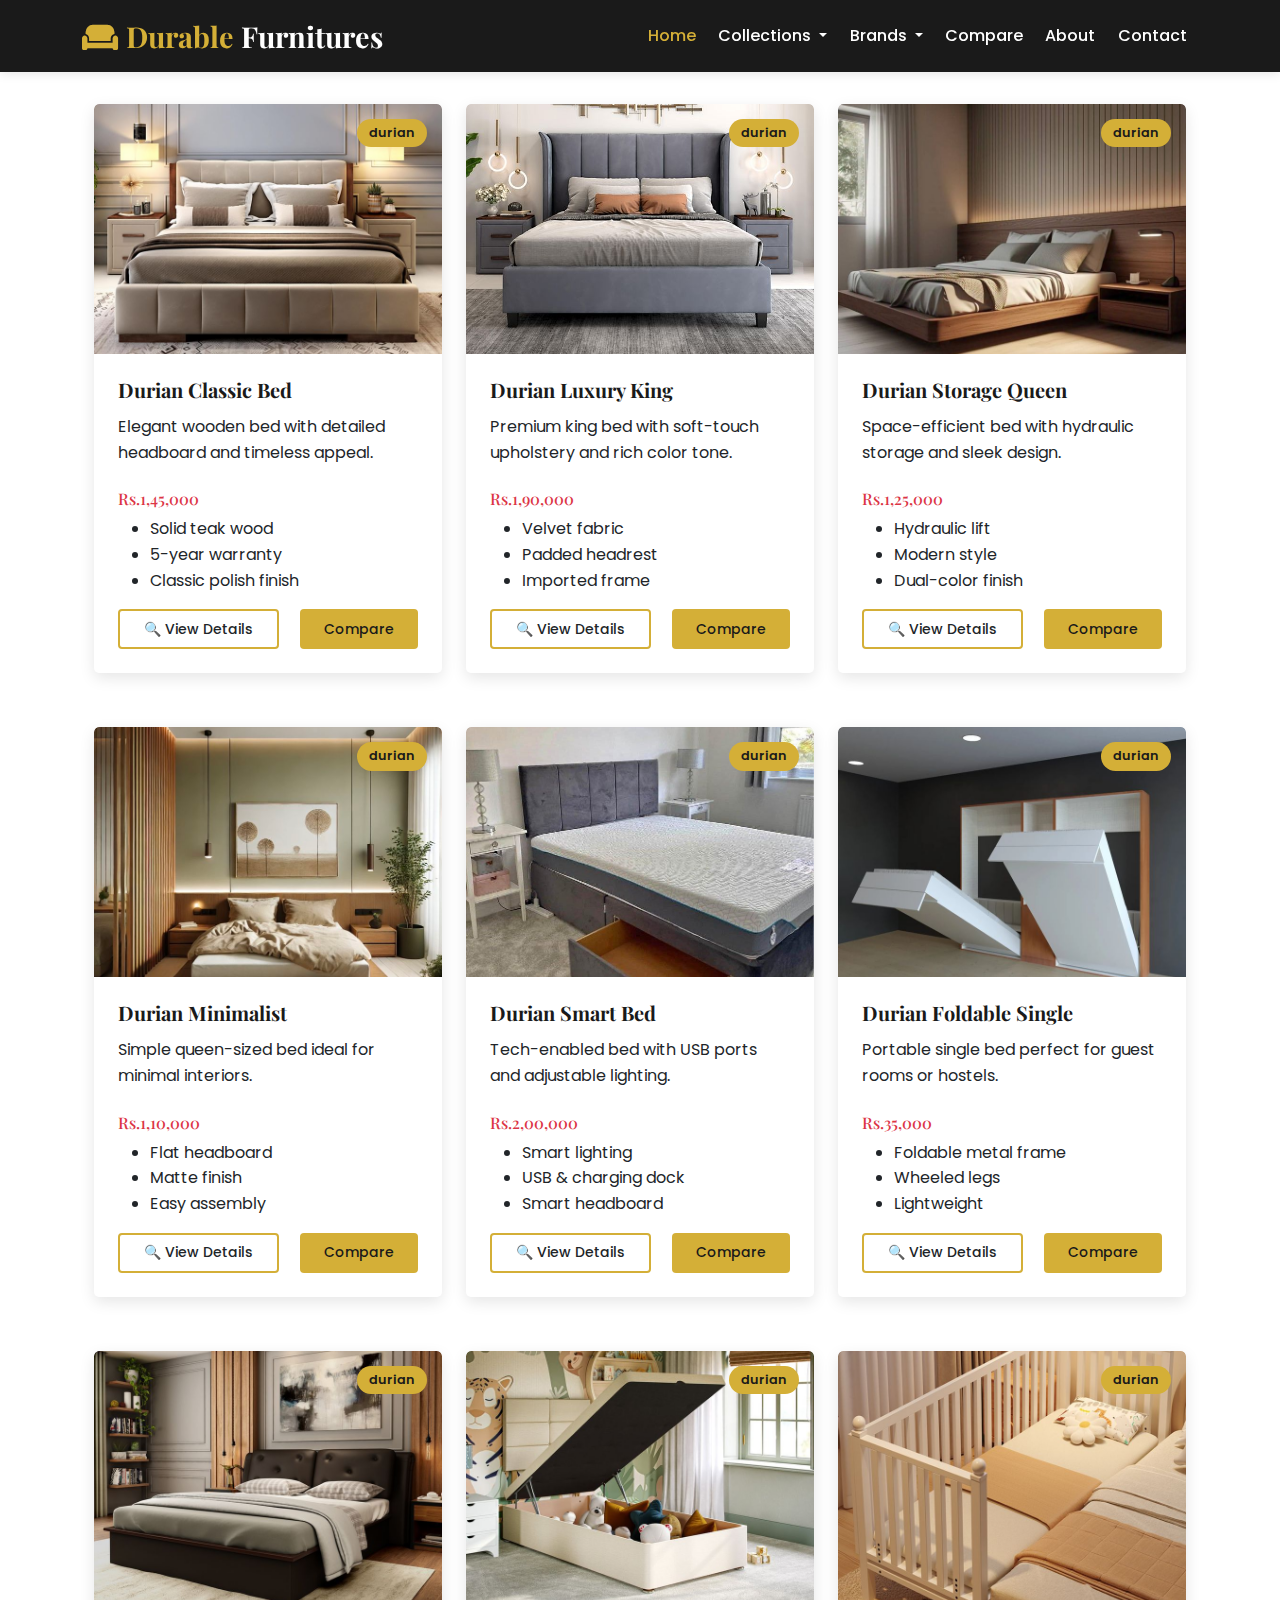
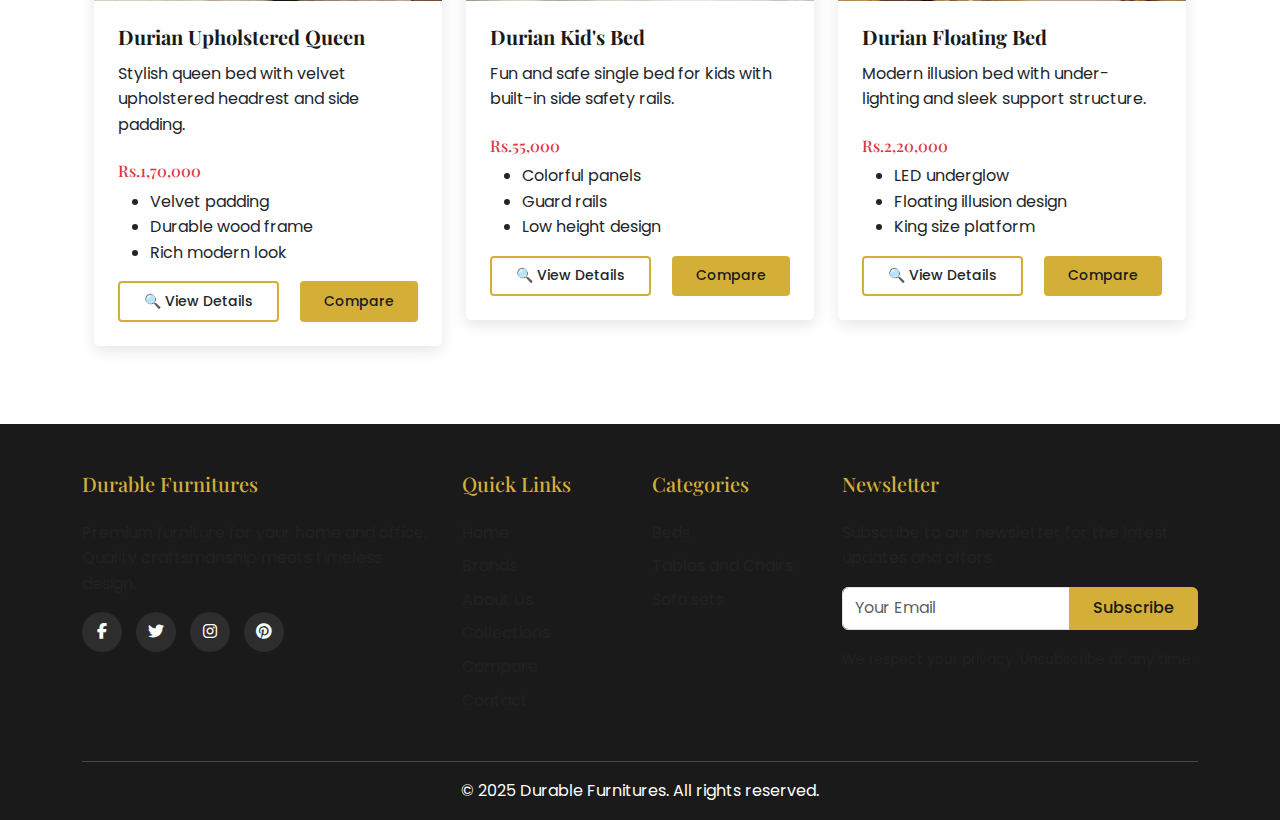
<file: durian.Html>
<!DOCTYPE html>
<html lang="en">

<head>
    <meta charset="UTF-8">
    <meta name="viewport" content="width=device-width, initial-scale=1.0">
    <title>Durable Furnitures - Premium Home Furnishings</title>
    <link href="https://cdn.jsdelivr.net/npm/bootstrap@5.0.2/dist/css/bootstrap.min.css" rel="stylesheet">
    <link rel="stylesheet" href="https://cdnjs.cloudflare.com/ajax/libs/font-awesome/6.4.0/css/all.min.css">
    <link
        href="https://fonts.googleapis.com/css2?family=Playfair+Display:wght@400;700&family=Poppins:wght@300;400;500&display=swap"
        rel="stylesheet">
    <link rel="stylesheet" href="style.css">
    <style>
    #durian-hero {
        background: linear-gradient(rgba(0, 0, 0, 0.6), rgba(0, 0, 0, 0.6)), 
                    url('https://images.unsplash.com/photo-1555041469-a586c61ea9bc?ixlib=rb-4.0.3&ixid=M3wxMjA3fDB8MHxwaG90by1wYWdlfHx8fGVufDB8fHx8fA%3D%3D&auto=format&fit=crop&w=2070&q=80');
        background-size: cover;
        background-position: center;
        height: 60vh;
        display: flex;
        align-items: center;
        color: white;
        text-align: center;
    }
    
    .durian-hero-content {
        max-width: 800px;
        margin: 0 auto;
        padding: 20px;
    }
    
    .durian-hero-content h1 {
        font-size: 3rem;
        font-weight: 700;
        margin-bottom: 1.5rem;
        text-shadow: 2px 2px 4px rgba(0,0,0,0.5);
    }
    .durian-hero-content h1 span{
        color: var(--accent);
    }

</style>
    
</head>

<body>
    <!-- Navigation -->
    <header>
        <nav class="navbar navbar-expand-lg navbar-dark fixed-top">
            <div class="container">
                <a class="navbar-brand" href="index.html"><i class="fas fa-couch me-2"></i>Durable
                    <span>Furnitures</span></a>
                <button class="navbar-toggler" type="button" data-bs-toggle="collapse" data-bs-target="#navbarNav">
                    <span class="navbar-toggler-icon"></span>
                </button>
                <div class="collapse navbar-collapse" id="navbarNav">
                    <ul class="navbar-nav ms-auto">
                        <li class="nav-item">
                            <a class="nav-link active" href="index.html">Home</a>
                        </li>
                        <li class="nav-item dropdown">
                            <a class="nav-link dropdown-toggle" href="#" id="productsDropdown" role="button"
                                data-bs-toggle="dropdown">
                                Collections
                            </a>
                            <ul class="dropdown-menu">
                                <li><a class="dropdown-item" href="Collections.html">All Collection</a></li>
                                <li><a class="dropdown-item" href="beds.html">Beds</a></li>
                                <li><a class="dropdown-item" href="tables and chairs.html">Tables and Chairs </a></li>
                                <li><a class="dropdown-item" href="sofa set.html">Sofa sets</a></li>
                                
                            </ul>
                        </li>
                        <li class="nav-item dropdown">
                            <a class="nav-link dropdown-toggle" href="#" id="brandsDropdown" role="button"
                                data-bs-toggle="dropdown">
                                Brands
                            </a>
                            <ul class="dropdown-menu">
                                <li><a class="dropdown-item" href="brand.html" data-brand="all">All Brands</a></li>
                                <li><a class="dropdown-item" href="durian.Html" data-brand="durian">Durian</a></li>
                                <li><a class="dropdown-item" href="woods and woods.html" data-brand="ikea">Woods and Woods</a></li>
                                <li><a class="dropdown-item" href="twiggers.html" data-brand="lazboy">Twiggers</a></li>
                            </ul>
                        </li>
                        <li class="nav-item">
                            <a class="nav-link" href="compare.html">Compare</a>
                        </li>
                        <li class="nav-item">
                            <a class="nav-link" href="about.html">About</a>
                        </li>
                        <li class="nav-item">
                            <a class="nav-link" href="contact.html">Contact</a>
                        </li>
                    </ul>
                </div>
            </div>
        </nav>
    </header>

<div class="container row my-4 mx-auto mt-5" id="productContainer">

  <!-- Durian Card 1 -->
  <div class="col-md-6 col-lg-4 mb-4 product-item" data-brand="durian">
    <div class="card">
      <img src="./durain-img/img-1.jpg" class="card-img-top" alt="Durian Classic Bed">
      <span class="product-badge">durian</span>
      <div class="card-body">
        <h5 class="card-title" contenteditable="true">Durian Classic Bed</h5>
        <p class="card-text">Elegant wooden bed with detailed headboard and timeless appeal.</p>
        <h6 class="text-danger">Rs.1,45,000</h6>
        <ul class="mb-3">
          <li>Solid teak wood</li>
          <li>5-year warranty</li>
          <li>Classic polish finish</li>
        </ul>
        <div class="d-flex justify-content-between">
          <button class="btn btn-outline-accent btn-sm">
            <a href="details1.html" class="text-decoration-none text-dark">🔍 View Details</a>
          </button>
          <button class="btn btn-accent btn-sm">Compare</button>
        </div>
      </div>
    </div>
  </div>

  <!-- Durian Card 2 -->
  <div class="col-md-6 col-lg-4 mb-4 product-item" data-brand="durian">
    <div class="card">
      <img src="./durain-img/img-2.jpg" class="card-img-top" alt="Durian Luxury King">
      <span class="product-badge">durian</span>
      <div class="card-body">
        <h5 class="card-title" contenteditable="true">Durian Luxury King</h5>
        <p class="card-text">Premium king bed with soft-touch upholstery and rich color tone.</p>
        <h6 class="text-danger">Rs.1,90,000</h6>
        <ul class="mb-3">
          <li>Velvet fabric</li>
          <li>Padded headrest</li>
          <li>Imported frame</li>
        </ul>
        <div class="d-flex justify-content-between">
          <button class="btn btn-outline-accent btn-sm">
            <a href="details2.html" class="text-decoration-none text-dark">🔍 View Details</a>
          </button>
          <button class="btn btn-accent btn-sm">Compare</button>
        </div>
      </div>
    </div>
  </div>

  <!-- Durian Card 3 -->
  <div class="col-md-6 col-lg-4 mb-4 product-item" data-brand="durian">
    <div class="card">
      <img src="./durain-img/img-3.jpg" class="card-img-top" alt="Durian Storage Queen">
      <span class="product-badge">durian</span>
      <div class="card-body">
        <h5 class="card-title" contenteditable="true">Durian Storage Queen</h5>
        <p class="card-text">Space-efficient bed with hydraulic storage and sleek design.</p>
        <h6 class="text-danger">Rs.1,25,000</h6>
        <ul class="mb-3">
          <li>Hydraulic lift</li>
          <li>Modern style</li>
          <li>Dual-color finish</li>
        </ul>
        <div class="d-flex justify-content-between">
          <button class="btn btn-outline-accent btn-sm">
            <a href="details3.html" class="text-decoration-none text-dark">🔍 View Details</a>
          </button>
          <button class="btn btn-accent btn-sm">Compare</button>
        </div>
      </div>
    </div>
  </div>

  <!-- Durian Card 4 -->
  <div class="col-md-6 col-lg-4 mb-4 product-item" data-brand="durian">
    <div class="card">
      <img src="./durain-img/img-4.jpg" class="card-img-top" alt="Durian Minimalist">
      <span class="product-badge">durian</span>
      <div class="card-body">
        <h5 class="card-title" contenteditable="true">Durian Minimalist</h5>
        <p class="card-text">Simple queen-sized bed ideal for minimal interiors.</p>
        <h6 class="text-danger">Rs.1,10,000</h6>
        <ul class="mb-3">
          <li>Flat headboard</li>
          <li>Matte finish</li>
          <li>Easy assembly</li>
        </ul>
        <div class="d-flex justify-content-between">
          <button class="btn btn-outline-accent btn-sm">
            <a href="details4.html" class="text-decoration-none text-dark">🔍 View Details</a>
          </button>
          <button class="btn btn-accent btn-sm">Compare</button>
        </div>
      </div>
    </div>
  </div>

  <!-- Durian Card 5 -->
  <div class="col-md-6 col-lg-4 mb-4 product-item" data-brand="durian">
    <div class="card">
      <img src="./durain-img/img-5.jpg" class="card-img-top" alt="Durian Smart Bed">
      <span class="product-badge">durian</span>
      <div class="card-body">
        <h5 class="card-title" contenteditable="true">Durian Smart Bed</h5>
        <p class="card-text">Tech-enabled bed with USB ports and adjustable lighting.</p>
        <h6 class="text-danger">Rs.2,00,000</h6>
        <ul class="mb-3">
          <li>Smart lighting</li>
          <li>USB & charging dock</li>
          <li>Smart headboard</li>
        </ul>
        <div class="d-flex justify-content-between">
          <button class="btn btn-outline-accent btn-sm">
            <a href="details5.html" class="text-decoration-none text-dark">🔍 View Details</a>
          </button>
          <button class="btn btn-accent btn-sm">Compare</button>
        </div>
      </div>
    </div>
  </div>

  <!-- Durian Card 6 -->
  <div class="col-md-6 col-lg-4 mb-4 product-item" data-brand="durian">
    <div class="card">
      <img src="./durain-img/img-6.jpg" class="card-img-top" alt="Durian Foldable Single">
      <span class="product-badge">durian</span>
      <div class="card-body">
        <h5 class="card-title" contenteditable="true">Durian Foldable Single</h5>
        <p class="card-text">Portable single bed perfect for guest rooms or hostels.</p>
        <h6 class="text-danger">Rs.35,000</h6>
        <ul class="mb-3">
          <li>Foldable metal frame</li>
          <li>Wheeled legs</li>
          <li>Lightweight</li>
        </ul>
        <div class="d-flex justify-content-between">
          <button class="btn btn-outline-accent btn-sm">
            <a href="details6.html" class="text-decoration-none text-dark">🔍 View Details</a>
          </button>
          <button class="btn btn-accent btn-sm">Compare</button>
        </div>
      </div>
    </div>
  </div>

  <!-- Durian Card 7 -->
  <div class="col-md-6 col-lg-4 mb-4 product-item" data-brand="durian">
    <div class="card">
      <img src="./durain-img/img-7.jpg" class="card-img-top" alt="Durian Upholstered Queen">
      <span class="product-badge">durian</span>
      <div class="card-body">
        <h5 class="card-title" contenteditable="true">Durian Upholstered Queen</h5>
        <p class="card-text">Stylish queen bed with velvet upholstered headrest and side padding.</p>
        <h6 class="text-danger">Rs.1,70,000</h6>
        <ul class="mb-3">
          <li>Velvet padding</li>
          <li>Durable wood frame</li>
          <li>Rich modern look</li>
        </ul>
        <div class="d-flex justify-content-between">
          <button class="btn btn-outline-accent btn-sm">
            <a href="details7.html" class="text-decoration-none text-dark">🔍 View Details</a>
          </button>
          <button class="btn btn-accent btn-sm">Compare</button>
        </div>
      </div>
    </div>
  </div>

  <!-- Durian Card 8 -->
  <div class="col-md-6 col-lg-4 mb-4 product-item" data-brand="durian">
    <div class="card">
      <img src="./durain-img/img-8.jpg" class="card-img-top" alt="Durian Kid's Bed">
      <span class="product-badge">durian</span>
      <div class="card-body">
        <h5 class="card-title" contenteditable="true">Durian Kid's Bed</h5>
        <p class="card-text">Fun and safe single bed for kids with built-in side safety rails.</p>
        <h6 class="text-danger">Rs.55,000</h6>
        <ul class="mb-3">
          <li>Colorful panels</li>
          <li>Guard rails</li>
          <li>Low height design</li>
        </ul>
        <div class="d-flex justify-content-between">
          <button class="btn btn-outline-accent btn-sm">
            <a href="details8.html" class="text-decoration-none text-dark">🔍 View Details</a>
          </button>
          <button class="btn btn-accent btn-sm">Compare</button>
        </div>
      </div>
    </div>
  </div>

  <!-- Durian Card 9 -->
  <div class="col-md-6 col-lg-4 mb-4 product-item" data-brand="durian">
    <div class="card">
      <img src="./durain-img/img-9.jpg" class="card-img-top" alt="Durian Floating Bed">
      <span class="product-badge">durian</span>
      <div class="card-body">
        <h5 class="card-title" contenteditable="true">Durian Floating Bed</h5>
        <p class="card-text">Modern illusion bed with under-lighting and sleek support structure.</p>
        <h6 class="text-danger">Rs.2,20,000</h6>
        <ul class="mb-3">
          <li>LED underglow</li>
          <li>Floating illusion design</li>
          <li>King size platform</li>
        </ul>
        <div class="d-flex justify-content-between">
          <button class="btn btn-outline-accent btn-sm">
            <a href="details9.html" class="text-decoration-none text-dark">🔍 View Details</a>
          </button>
          <button class="btn btn-accent btn-sm">Compare</button>
        </div>
      </div>
    </div>
  </div>

</div>

<footer>
        <div class="container">
            <div class="row">
                <div class="col-lg-4 mb-4 mb-lg-0">
                    <h5>Durable Furnitures</h5>
                    <p class="text-muted" >Premium furniture for your home and office. Quality craftsmanship meets timeless design.</p>
                    <div class="social-icons mt-3">
                        <a href="#"><i class="fab fa-facebook-f"></i></a>
                        <a href="#"><i class="fab fa-twitter"></i></a>
                        <a href="#"><i class="fab fa-instagram"></i></a>
                        <a href="#"><i class="fab fa-pinterest"></i></a>
                    </div>
                </div>
                <div class="col-lg-2 col-md-6 mb-4 mb-md-0">
                    <h5>Quick Links</h5>
                    <ul class="list-unstyled">
                        <li class="mb-2"><a class="text-muted" href="index.html">Home</a></li>
                        <li class="mb-2"><a class="text-muted" href="brand.html">Brands</a></li>
                        <li class="mb-2"><a class="text-muted"  href="about.html">About Us</a></li>
                        <li class="mb-2"><a class="text-muted" href="Collections.html">Collections</a></li>
                        <li class="mb-2"><a class="text-muted"  href="compare.html">Compare</a></li>
                        <li class="mb-2"><a class="text-muted"  href="contact.html">Contact</a></li>
                    </ul>
                </div>
                <div class="col-lg-2 col-md-6 mb-4 mb-md-0">
                    <h5>Categories</h5>
                    <ul class="list-unstyled">
                        <li class="mb-2"><a class="text-muted"  href="beds.html">Beds</a></li>
                        <li class="mb-2"><a class="text-muted"  href="tables and chairs.html">Tables and Chairs </a></li>
                        <li class="mb-2"><a class="text-muted"  href="sofa set.html">Sofa sets</a></li>
                        
                    </ul>
                </div>
                <div class="col-lg-4">
                    <h5>Newsletter</h5>
                    <p class="text-muted" >Subscribe to our newsletter for the latest updates and offers.</p>
                    <form class="mb-3">
                        <div class="input-group">
                            <input type="email" class="form-control" placeholder="Your Email" required>
                            <button class="btn btn-accent" type="submit">Subscribe</button>
                        </div>
                    </form>
                    <p><small class="text-muted" >We respect your privacy. Unsubscribe at any time.</small></p>
                </div>
            </div>
            <div class="text-center copyright">
                <p class="mb-0">&copy; 2025 Durable Furnitures. All rights reserved.</p>
            </div>
        </div>
    </footer>
    <script src="https://cdn.jsdelivr.net/npm/bootstrap@5.0.2/dist/js/bootstrap.bundle.min.js"></script>
     </script>
      <script src="https://code.jquery.com/jquery-3.7.1.min.js"></script>
</body>
</html>
</file>
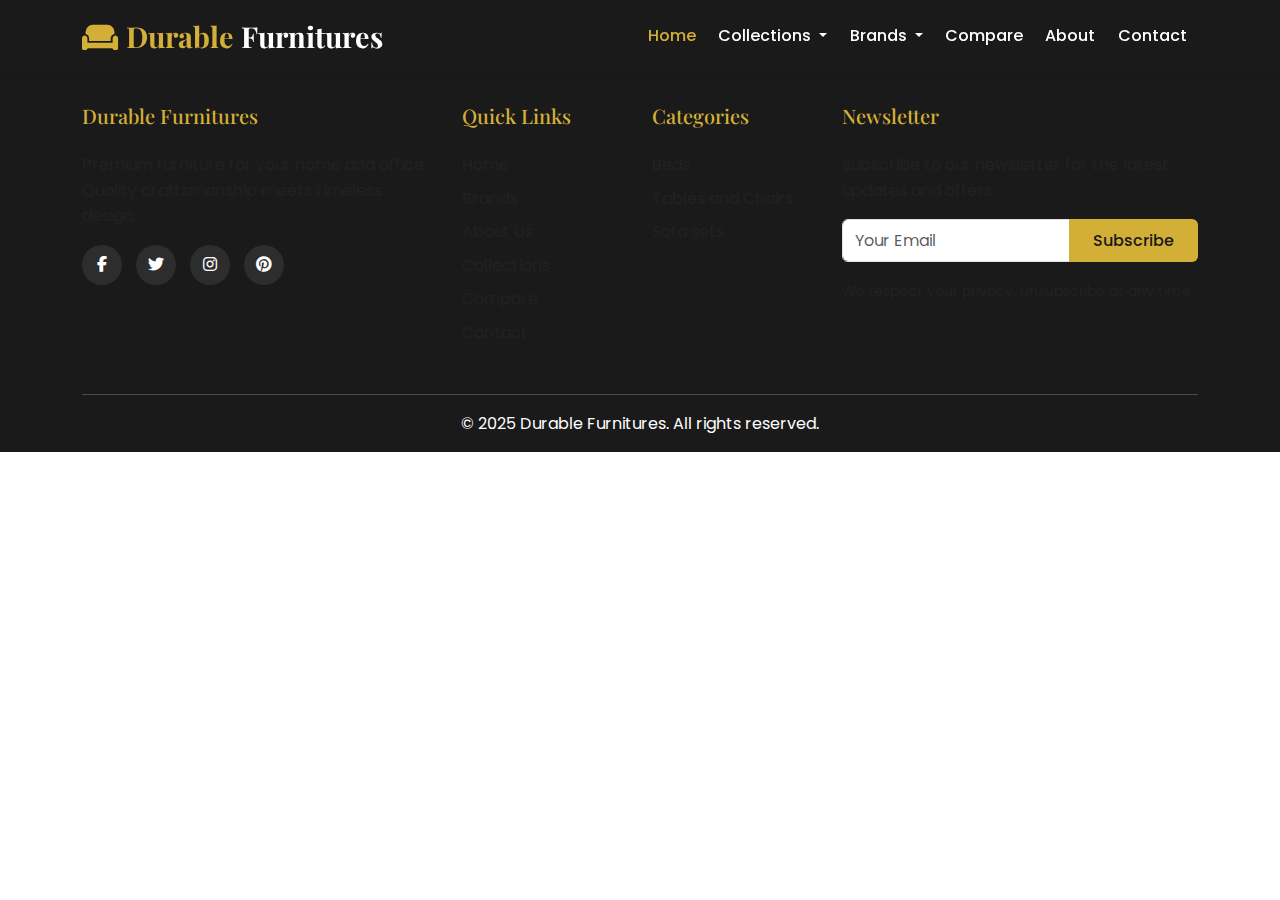
<file: first log.html>
<!DOCTYPE html>
<html lang="en">

<head>
    <meta charset="UTF-8">
    <meta name="viewport" content="width=device-width, initial-scale=1.0">
    <title>Durable Furnitures - Premium Home Furnishings</title>
    <link href="https://cdn.jsdelivr.net/npm/bootstrap@5.0.2/dist/css/bootstrap.min.css" rel="stylesheet">
    <link rel="stylesheet" href="https://cdnjs.cloudflare.com/ajax/libs/font-awesome/6.4.0/css/all.min.css">
    <link
        href="https://fonts.googleapis.com/css2?family=Playfair+Display:wght@400;700&family=Poppins:wght@300;400;500&display=swap"
        rel="stylesheet">
    <link rel="stylesheet" href="style.css">
    
</head>

<body>
    <!-- Navigation -->
    <header>
        <nav class="navbar navbar-expand-lg navbar-dark fixed-top">
            <div class="container">
                <a class="navbar-brand" href="index.html"><i class="fas fa-couch me-2"></i>Durable
                    <span>Furnitures</span></a>
                <button class="navbar-toggler" type="button" data-bs-toggle="collapse" data-bs-target="#navbarNav">
                    <span class="navbar-toggler-icon"></span>
                </button>
                <div class="collapse navbar-collapse" id="navbarNav">
                    <ul class="navbar-nav ms-auto">
                        <li class="nav-item">
                            <a class="nav-link active" href="index.html">Home</a>
                        </li>
                        <li class="nav-item dropdown">
                            <a class="nav-link dropdown-toggle" href="#" id="productsDropdown" role="button"
                                data-bs-toggle="dropdown">
                                Collections
                            </a>
                            <ul class="dropdown-menu">
                                <li><a class="dropdown-item" href="Collections.html">All Collection</a></li>
                                <li><a class="dropdown-item" href="beds.html">Beds</a></li>
                                <li><a class="dropdown-item" href="tables and chairs.html">Tables and Chairs </a></li>
                                <li><a class="dropdown-item" href="sofa set.html">Sofa sets</a></li>
                                
                            </ul>
                        </li>
                        <li class="nav-item dropdown">
                            <a class="nav-link dropdown-toggle" href="#" id="brandsDropdown" role="button"
                                data-bs-toggle="dropdown">
                                Brands
                            </a>
                            <ul class="dropdown-menu">
                                <li><a class="dropdown-item" href="brand.html" data-brand="all">All Brands</a></li>
                                <li><a class="dropdown-item" href="durian.Html" data-brand="durian">Durian</a></li>
                                <li><a class="dropdown-item" href="woods and woods.html" data-brand="ikea">Woods and Woods</a></li>
                                <li><a class="dropdown-item" href="twiggers.html" data-brand="lazboy">Twiggers</a></li>
                            </ul>
                        </li>
                        <li class="nav-item">
                            <a class="nav-link" href="compare.html">Compare</a>
                        </li>
                        <li class="nav-item">
                            <a class="nav-link" href="about.html">About</a>
                        </li>
                        <li class="nav-item">
                            <a class="nav-link" href="contact.html">Contact</a>
                        </li>
                    </ul>
                </div>
            </div>
        </nav>
    </header>
    
  <!-- Footer -->
    <footer>
        <div class="container">
            <div class="row">
                <div class="col-lg-4 mb-4 mb-lg-0">
                    <h5>Durable Furnitures</h5>
                    <p class="text-muted" >Premium furniture for your home and office. Quality craftsmanship meets timeless design.</p>
                    <div class="social-icons mt-3">
                        <a href="#"><i class="fab fa-facebook-f"></i></a>
                        <a href="#"><i class="fab fa-twitter"></i></a>
                        <a href="#"><i class="fab fa-instagram"></i></a>
                        <a href="#"><i class="fab fa-pinterest"></i></a>
                    </div>
                </div>
                <div class="col-lg-2 col-md-6 mb-4 mb-md-0">
                    <h5>Quick Links</h5>
                    <ul class="list-unstyled">
                        <li class="mb-2"><a class="text-muted" href="index.html">Home</a></li>
                        <li class="mb-2"><a class="text-muted" href="brand.html">Brands</a></li>
                        <li class="mb-2"><a class="text-muted"  href="about.html">About Us</a></li>
                        <li class="mb-2"><a class="text-muted" href="Collections.html">Collections</a></li>
                        <li class="mb-2"><a class="text-muted"  href="compare.html">Compare</a></li>
                        <li class="mb-2"><a class="text-muted"  href="contact.html">Contact</a></li>
                    </ul>
                </div>
                <div class="col-lg-2 col-md-6 mb-4 mb-md-0">
                    <h5>Categories</h5>
                    <ul class="list-unstyled">
                        <li class="mb-2"><a class="text-muted"  href="beds.html">Beds</a></li>
                        <li class="mb-2"><a class="text-muted"  href="tables and chairs.html">Tables and Chairs </a></li>
                        <li class="mb-2"><a class="text-muted"  href="sofa set.html">Sofa sets</a></li>
                        
                    </ul>
                </div>
                <div class="col-lg-4">
                    <h5>Newsletter</h5>
                    <p class="text-muted" >Subscribe to our newsletter for the latest updates and offers.</p>
                    <form class="mb-3">
                        <div class="input-group">
                            <input type="email" class="form-control" placeholder="Your Email" required>
                            <button class="btn btn-accent" type="submit">Subscribe</button>
                        </div>
                    </form>
                    <p><small class="text-muted" >We respect your privacy. Unsubscribe at any time.</small></p>
                </div>
            </div>
            <div class="text-center copyright">
                <p class="mb-0">&copy; 2025 Durable Furnitures. All rights reserved.</p>
            </div>
        </div>
    </footer>
   <script src="https://cdn.jsdelivr.net/npm/bootstrap@5.0.2/dist/js/bootstrap.bundle.min.js"></script>
     </script>
      <script src="https://code.jquery.com/jquery-3.7.1.min.js"></script> 
</body>
</html>
</file>
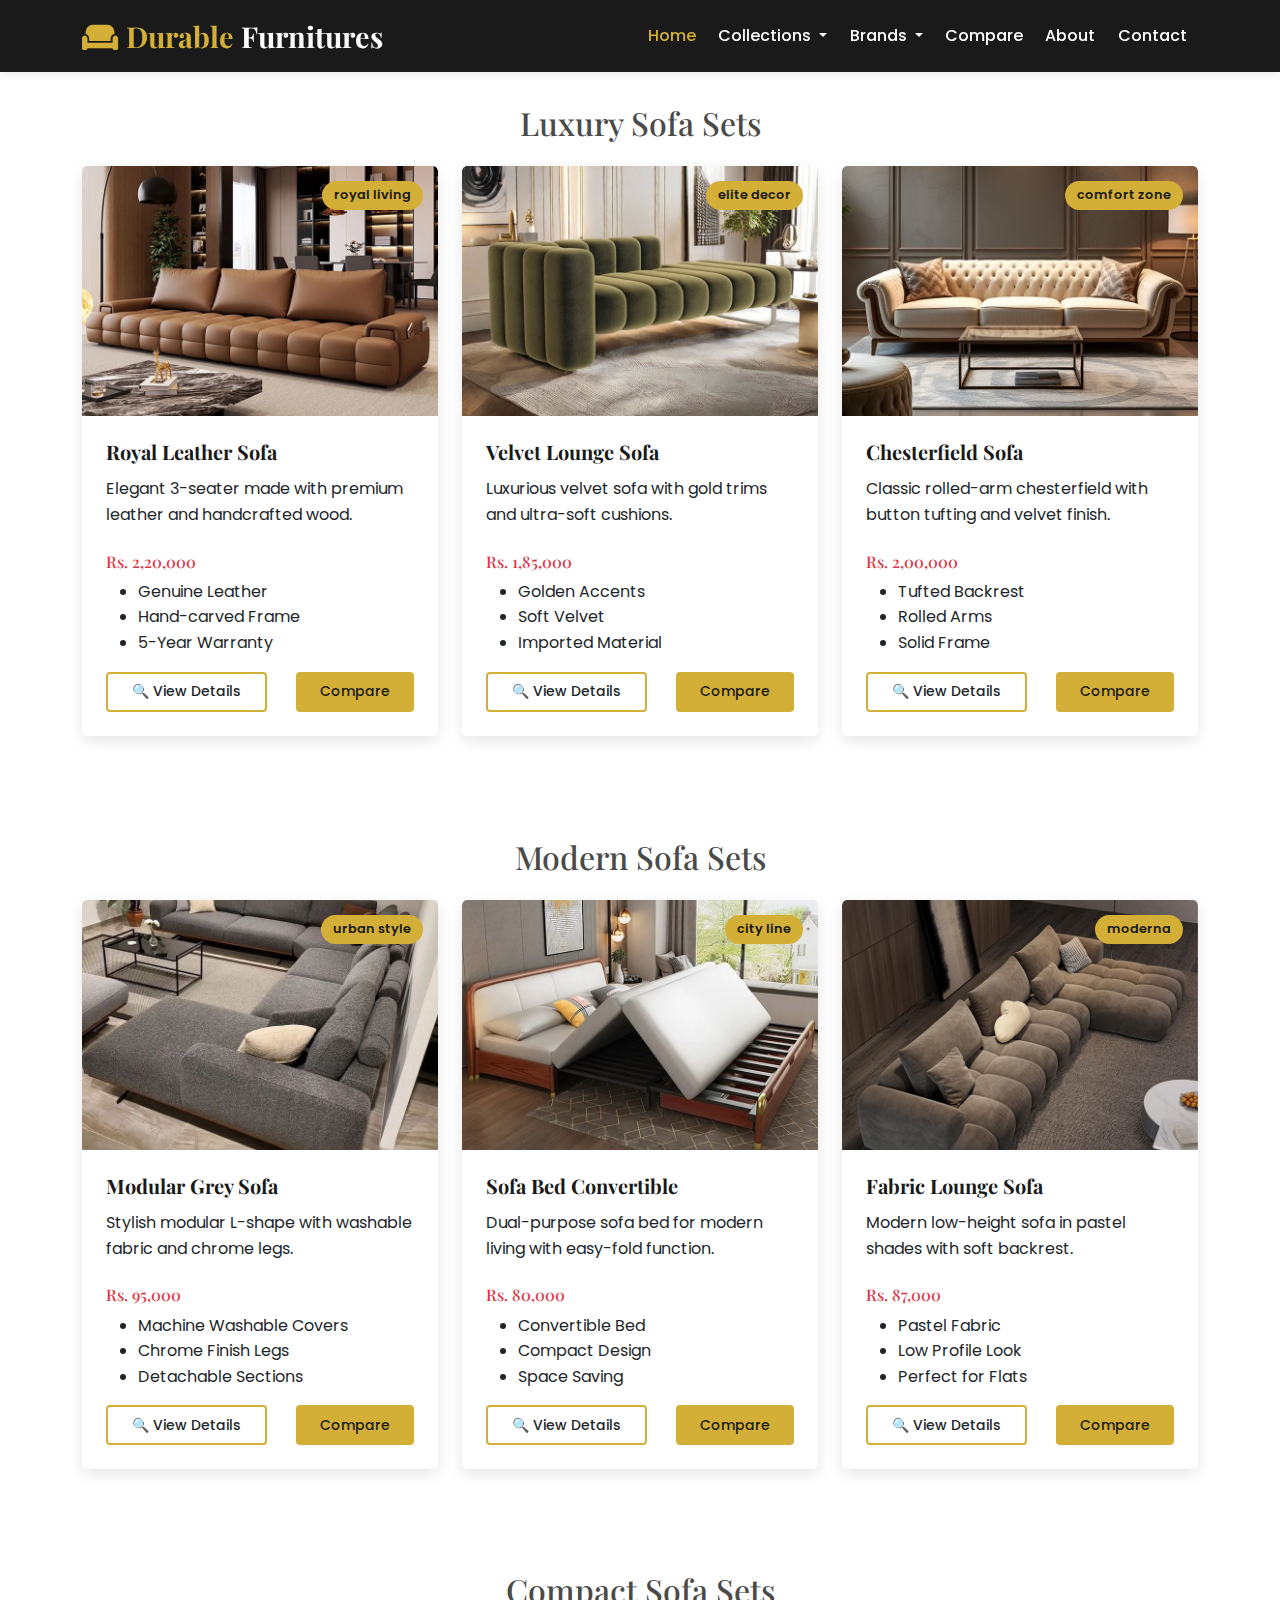
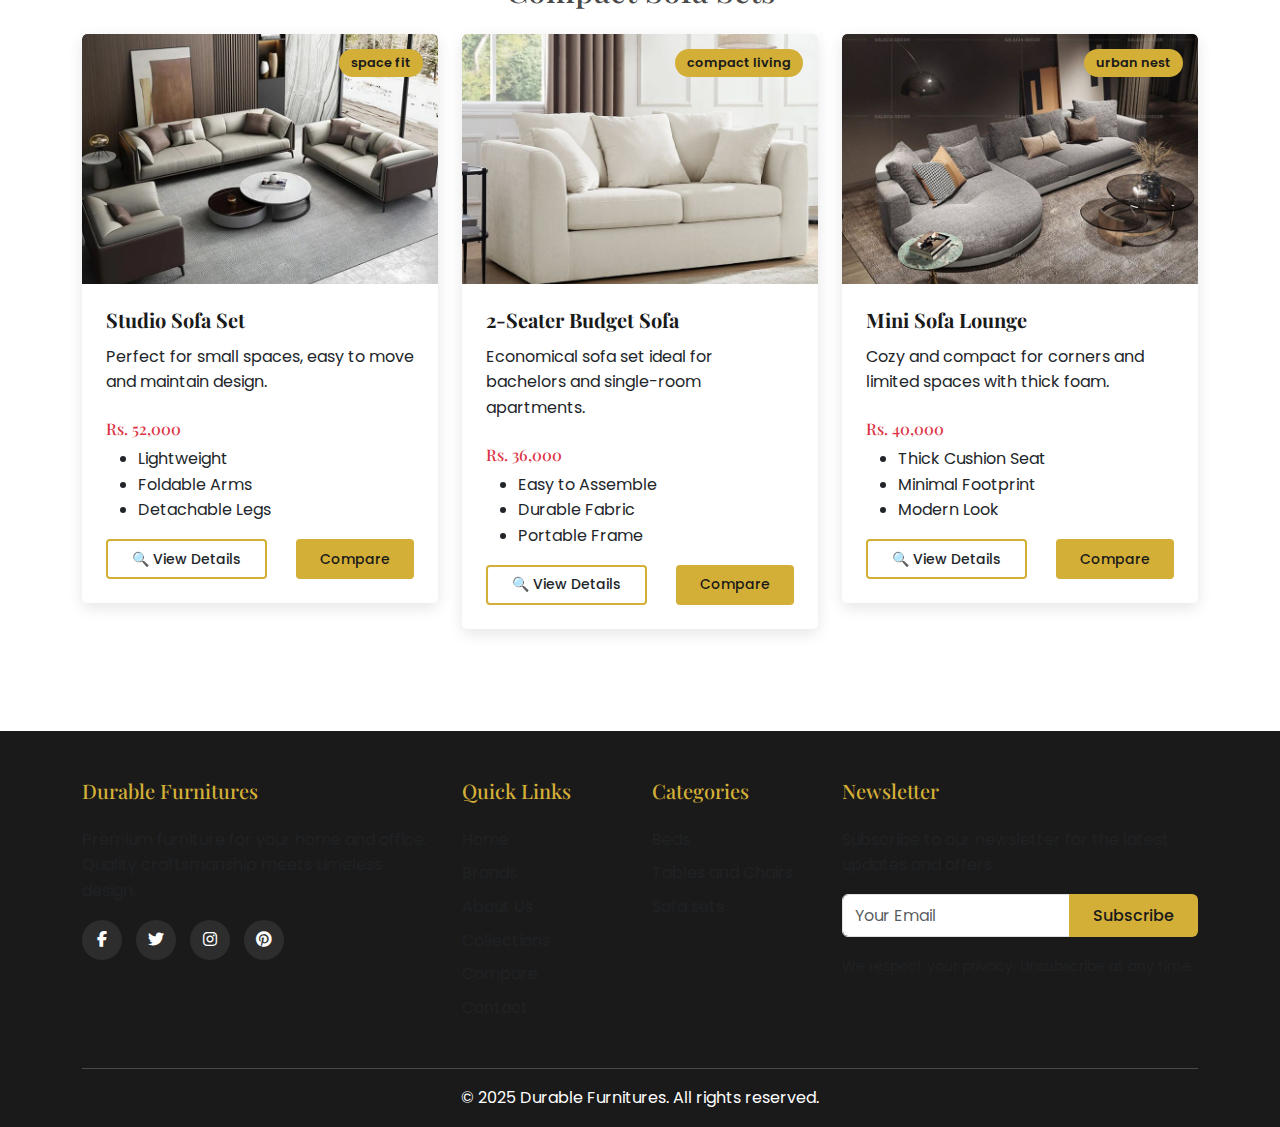
<file: sofa set.html>
<!DOCTYPE html>
<html lang="en">

<head>
    <meta charset="UTF-8">
    <meta name="viewport" content="width=device-width, initial-scale=1.0">
    <title>Durable Furnitures - Premium Home Furnishings</title>
    <link href="https://cdn.jsdelivr.net/npm/bootstrap@5.0.2/dist/css/bootstrap.min.css" rel="stylesheet">
    <link rel="stylesheet" href="https://cdnjs.cloudflare.com/ajax/libs/font-awesome/6.4.0/css/all.min.css">
    <link
        href="https://fonts.googleapis.com/css2?family=Playfair+Display:wght@400;700&family=Poppins:wght@300;400;500&display=swap"
        rel="stylesheet">
    <link rel="stylesheet" href="style.css">
    
</head>

<body>
    <!-- Navigation -->
    <header>
        <nav class="navbar navbar-expand-lg navbar-dark fixed-top">
            <div class="container">
                <a class="navbar-brand" href="index.html"><i class="fas fa-couch me-2"></i>Durable
                    <span>Furnitures</span></a>
                <button class="navbar-toggler" type="button" data-bs-toggle="collapse" data-bs-target="#navbarNav">
                    <span class="navbar-toggler-icon"></span>
                </button>
                <div class="collapse navbar-collapse" id="navbarNav">
                    <ul class="navbar-nav ms-auto">
                        <li class="nav-item">
                            <a class="nav-link active" href="index.html">Home</a>
                        </li>
                        <li class="nav-item dropdown">
                            <a class="nav-link dropdown-toggle" href="#" id="productsDropdown" role="button"
                                data-bs-toggle="dropdown">
                                Collections
                            </a>
                            <ul class="dropdown-menu">
                                <li><a class="dropdown-item" href="Collections.html">All Collection</a></li>
                                <li><a class="dropdown-item" href="beds.html">Beds</a></li>
                                <li><a class="dropdown-item" href="tables and chairs.html">Tables and Chairs </a></li>
                                <li><a class="dropdown-item" href="sofa set.html">Sofa sets</a></li>
                                
                            </ul>
                        </li>
                        <li class="nav-item dropdown">
                            <a class="nav-link dropdown-toggle" href="#" id="brandsDropdown" role="button"
                                data-bs-toggle="dropdown">
                                Brands
                            </a>
                            <ul class="dropdown-menu">
                                <li><a class="dropdown-item" href="brand.html" data-brand="all">All Brands</a></li>
                                <li><a class="dropdown-item" href="durian.Html" data-brand="durian">Durian</a></li>
                                <li><a class="dropdown-item" href="woods and woods.html" data-brand="ikea">Woods and Woods</a></li>
                                <li><a class="dropdown-item" href="twiggers.html" data-brand="lazboy">Twiggers</a></li>
                            </ul>
                        </li>
                        <li class="nav-item">
                            <a class="nav-link" href="compare.html">Compare</a>
                        </li>
                        <li class="nav-item">
                            <a class="nav-link" href="about.html">About</a>
                        </li>
                        <li class="nav-item">
                            <a class="nav-link" href="contact.html">Contact</a>
                        </li>
                    </ul>
                </div>
            </div>
        </nav>
    </header>

    <div class="container my-5">

  <!-- Category 1: Luxury Sofa Sets -->
  <h2 class="mb-4 text-center">Luxury Sofa Sets</h2>
  <div class="row">
    <div class="col-md-6 col-lg-4 mb-4 product-item" data-brand="royal living">
      <div class="card">
        <img src="./sofa-set-img/img-1.jpg" class="card-img-top" alt="Royal Leather Sofa">
        <span class="product-badge">royal living</span>
        <div class="card-body">
          <h5 class="card-title" contenteditable="true">Royal Leather Sofa</h5>
          <p class="card-text">Elegant 3-seater made with premium leather and handcrafted wood.</p>
          <h6 class="text-danger">Rs. 2,20,000</h6>
          <ul class="mb-3">
            <li>Genuine Leather</li>
            <li>Hand-carved Frame</li>
            <li>5-Year Warranty</li>
          </ul>
          <div class="d-flex justify-content-between">
            <button class="btn btn-outline-accent btn-sm">
              <a href="#" class="text-decoration-none text-dark">🔍 View Details</a>
            </button>
            <button class="btn btn-accent btn-sm">Compare</button>
          </div>
        </div>
      </div>
    </div>

    <div class="col-md-6 col-lg-4 mb-4 product-item" data-brand="elite decor">
      <div class="card">
        <img src="./sofa-set-img/img-2.jpg" class="card-img-top" alt="Velvet Lounge Sofa">
        <span class="product-badge">elite decor</span>
        <div class="card-body">
          <h5 class="card-title" contenteditable="true">Velvet Lounge Sofa</h5>
          <p class="card-text">Luxurious velvet sofa with gold trims and ultra-soft cushions.</p>
          <h6 class="text-danger">Rs. 1,85,000</h6>
          <ul class="mb-3">
            <li>Golden Accents</li>
            <li>Soft Velvet</li>
            <li>Imported Material</li>
          </ul>
          <div class="d-flex justify-content-between">
            <button class="btn btn-outline-accent btn-sm">
              <a href="#" class="text-decoration-none text-dark">🔍 View Details</a>
            </button>
            <button class="btn btn-accent btn-sm">Compare</button>
          </div>
        </div>
      </div>
    </div>

    <div class="col-md-6 col-lg-4 mb-4 product-item" data-brand="comfort zone">
      <div class="card">
        <img src="./sofa-set-img/img-3.jpg" class="card-img-top" alt="Chesterfield Sofa">
        <span class="product-badge">comfort zone</span>
        <div class="card-body">
          <h5 class="card-title" contenteditable="true">Chesterfield Sofa</h5>
          <p class="card-text">Classic rolled-arm chesterfield with button tufting and velvet finish.</p>
          <h6 class="text-danger">Rs. 2,00,000</h6>
          <ul class="mb-3">
            <li>Tufted Backrest</li>
            <li>Rolled Arms</li>
            <li>Solid Frame</li>
          </ul>
          <div class="d-flex justify-content-between">
            <button class="btn btn-outline-accent btn-sm">
              <a href="#" class="text-decoration-none text-dark">🔍 View Details</a>
            </button>
            <button class="btn btn-accent btn-sm">Compare</button>
          </div>
        </div>
      </div>
    </div>
  </div>

  <!-- Category 2: Modern Sofa Sets -->
  <h2 class="mb-4 mt-5 text-center">Modern Sofa Sets</h2>
  <div class="row">
    <div class="col-md-6 col-lg-4 mb-4 product-item" data-brand="urban style">
      <div class="card">
        <img src="./sofa-set-img/img-4.jpg" class="card-img-top" alt="Modular Grey Sofa">
        <span class="product-badge">urban style</span>
        <div class="card-body">
          <h5 class="card-title" contenteditable="true">Modular Grey Sofa</h5>
          <p class="card-text">Stylish modular L-shape with washable fabric and chrome legs.</p>
          <h6 class="text-danger">Rs. 95,000</h6>
          <ul class="mb-3">
            <li>Machine Washable Covers</li>
            <li>Chrome Finish Legs</li>
            <li>Detachable Sections</li>
          </ul>
          <div class="d-flex justify-content-between">
            <button class="btn btn-outline-accent btn-sm">
              <a href="#" class="text-decoration-none text-dark">🔍 View Details</a>
            </button>
            <button class="btn btn-accent btn-sm">Compare</button>
          </div>
        </div>
      </div>
    </div>

    <div class="col-md-6 col-lg-4 mb-4 product-item" data-brand="city line">
      <div class="card">
        <img src="./sofa-set-img/img-5.jpg" class="card-img-top" alt="Sofa Bed Convertible">
        <span class="product-badge">city line</span>
        <div class="card-body">
          <h5 class="card-title" contenteditable="true">Sofa Bed Convertible</h5>
          <p class="card-text">Dual-purpose sofa bed for modern living with easy-fold function.</p>
          <h6 class="text-danger">Rs. 80,000</h6>
          <ul class="mb-3">
            <li>Convertible Bed</li>
            <li>Compact Design</li>
            <li>Space Saving</li>
          </ul>
          <div class="d-flex justify-content-between">
            <button class="btn btn-outline-accent btn-sm">
              <a href="#" class="text-decoration-none text-dark">🔍 View Details</a>
            </button>
            <button class="btn btn-accent btn-sm">Compare</button>
          </div>
        </div>
      </div>
    </div>

    <div class="col-md-6 col-lg-4 mb-4 product-item" data-brand="moderna">
      <div class="card">
        <img src="./sofa-set-img/img-6.jpg" class="card-img-top" alt="Fabric Lounge Sofa">
        <span class="product-badge">moderna</span>
        <div class="card-body">
          <h5 class="card-title" contenteditable="true">Fabric Lounge Sofa</h5>
          <p class="card-text">Modern low-height sofa in pastel shades with soft backrest.</p>
          <h6 class="text-danger">Rs. 87,000</h6>
          <ul class="mb-3">
            <li>Pastel Fabric</li>
            <li>Low Profile Look</li>
            <li>Perfect for Flats</li>
          </ul>
          <div class="d-flex justify-content-between">
            <button class="btn btn-outline-accent btn-sm">
              <a href="#" class="text-decoration-none text-dark">🔍 View Details</a>
            </button>
            <button class="btn btn-accent btn-sm">Compare</button>
          </div>
        </div>
      </div>
    </div>
  </div>

  <!-- Category 3: Compact Sofa Sets -->
  <h2 class="mb-4 mt-5 text-center">Compact Sofa Sets</h2>
  <div class="row">
    <div class="col-md-6 col-lg-4 mb-4 product-item" data-brand="space fit">
      <div class="card">
        <img src="./sofa-set-img/img-7.jpg" class="card-img-top" alt="Studio Sofa Set">
        <span class="product-badge">space fit</span>
        <div class="card-body">
          <h5 class="card-title" contenteditable="true">Studio Sofa Set</h5>
          <p class="card-text">Perfect for small spaces, easy to move and maintain design.</p>
          <h6 class="text-danger">Rs. 52,000</h6>
          <ul class="mb-3">
            <li>Lightweight</li>
            <li>Foldable Arms</li>
            <li>Detachable Legs</li>
          </ul>
          <div class="d-flex justify-content-between">
            <button class="btn btn-outline-accent btn-sm">
              <a href="#" class="text-decoration-none text-dark">🔍 View Details</a>
            </button>
            <button class="btn btn-accent btn-sm">Compare</button>
          </div>
        </div>
      </div>
    </div>

    <div class="col-md-6 col-lg-4 mb-4 product-item" data-brand="compact living">
      <div class="card">
        <img src="./sofa-set-img/img-8.jpg" class="card-img-top" alt="2-Seater Budget Sofa">
        <span class="product-badge">compact living</span>
        <div class="card-body">
          <h5 class="card-title" contenteditable="true">2-Seater Budget Sofa</h5>
          <p class="card-text">Economical sofa set ideal for bachelors and single-room apartments.</p>
          <h6 class="text-danger">Rs. 36,000</h6>
          <ul class="mb-3">
            <li>Easy to Assemble</li>
            <li>Durable Fabric</li>
            <li>Portable Frame</li>
          </ul>
          <div class="d-flex justify-content-between">
            <button class="btn btn-outline-accent btn-sm">
              <a href="#" class="text-decoration-none text-dark">🔍 View Details</a>
            </button>
            <button class="btn btn-accent btn-sm">Compare</button>
          </div>
        </div>
      </div>
    </div>

    <div class="col-md-6 col-lg-4 mb-4 product-item" data-brand="urban nest">
      <div class="card">
        <img src="./sofa-set-img/img-9.jpg" class="card-img-top" alt="Mini Sofa Lounge">
        <span class="product-badge">urban nest</span>
        <div class="card-body">
          <h5 class="card-title" contenteditable="true">Mini Sofa Lounge</h5>
          <p class="card-text">Cozy and compact for corners and limited spaces with thick foam.</p>
          <h6 class="text-danger">Rs. 40,000</h6>
          <ul class="mb-3">
            <li>Thick Cushion Seat</li>
            <li>Minimal Footprint</li>
            <li>Modern Look</li>
          </ul>
          <div class="d-flex justify-content-between">
            <button class="btn btn-outline-accent btn-sm">
              <a href="#" class="text-decoration-none text-dark">🔍 View Details</a>
            </button>
            <button class="btn btn-accent btn-sm">Compare</button>
          </div>
        </div>
      </div>
    </div>
  </div>
</div>
    
  <!-- Footer -->
    <footer>
        <div class="container">
            <div class="row">
                <div class="col-lg-4 mb-4 mb-lg-0">
                    <h5>Durable Furnitures</h5>
                    <p class="text-muted" >Premium furniture for your home and office. Quality craftsmanship meets timeless design.</p>
                    <div class="social-icons mt-3">
                        <a href="#"><i class="fab fa-facebook-f"></i></a>
                        <a href="#"><i class="fab fa-twitter"></i></a>
                        <a href="#"><i class="fab fa-instagram"></i></a>
                        <a href="#"><i class="fab fa-pinterest"></i></a>
                    </div>
                </div>
                <div class="col-lg-2 col-md-6 mb-4 mb-md-0">
                    <h5>Quick Links</h5>
                    <ul class="list-unstyled">
                        <li class="mb-2"><a class="text-muted" href="index.html">Home</a></li>
                        <li class="mb-2"><a class="text-muted" href="brand.html">Brands</a></li>
                        <li class="mb-2"><a class="text-muted"  href="about.html">About Us</a></li>
                        <li class="mb-2"><a class="text-muted" href="Collections.html">Collections</a></li>
                        <li class="mb-2"><a class="text-muted"  href="compare.html">Compare</a></li>
                        <li class="mb-2"><a class="text-muted"  href="contact.html">Contact</a></li>
                    </ul>
                </div>
                <div class="col-lg-2 col-md-6 mb-4 mb-md-0">
                    <h5>Categories</h5>
                    <ul class="list-unstyled">
                        <li class="mb-2"><a class="text-muted"  href="beds.html">Beds</a></li>
                        <li class="mb-2"><a class="text-muted"  href="tables and chairs.html">Tables and Chairs </a></li>
                        <li class="mb-2"><a class="text-muted"  href="sofa set.html">Sofa sets</a></li>
                        
                    </ul>
                </div>
                <div class="col-lg-4">
                    <h5>Newsletter</h5>
                    <p class="text-muted" >Subscribe to our newsletter for the latest updates and offers.</p>
                    <form class="mb-3">
                        <div class="input-group">
                            <input type="email" class="form-control" placeholder="Your Email" required>
                            <button class="btn btn-accent" type="submit">Subscribe</button>
                        </div>
                    </form>
                    <p><small class="text-muted" >We respect your privacy. Unsubscribe at any time.</small></p>
                </div>
            </div>
            <div class="text-center copyright">
                <p class="mb-0">&copy; 2025 Durable Furnitures. All rights reserved.</p>
            </div>
        </div>
    </footer>
   <script src="https://cdn.jsdelivr.net/npm/bootstrap@5.0.2/dist/js/bootstrap.bundle.min.js"></script>
     </script>
      <script src="https://code.jquery.com/jquery-3.7.1.min.js"></script> 
</body>
</html>
</file>
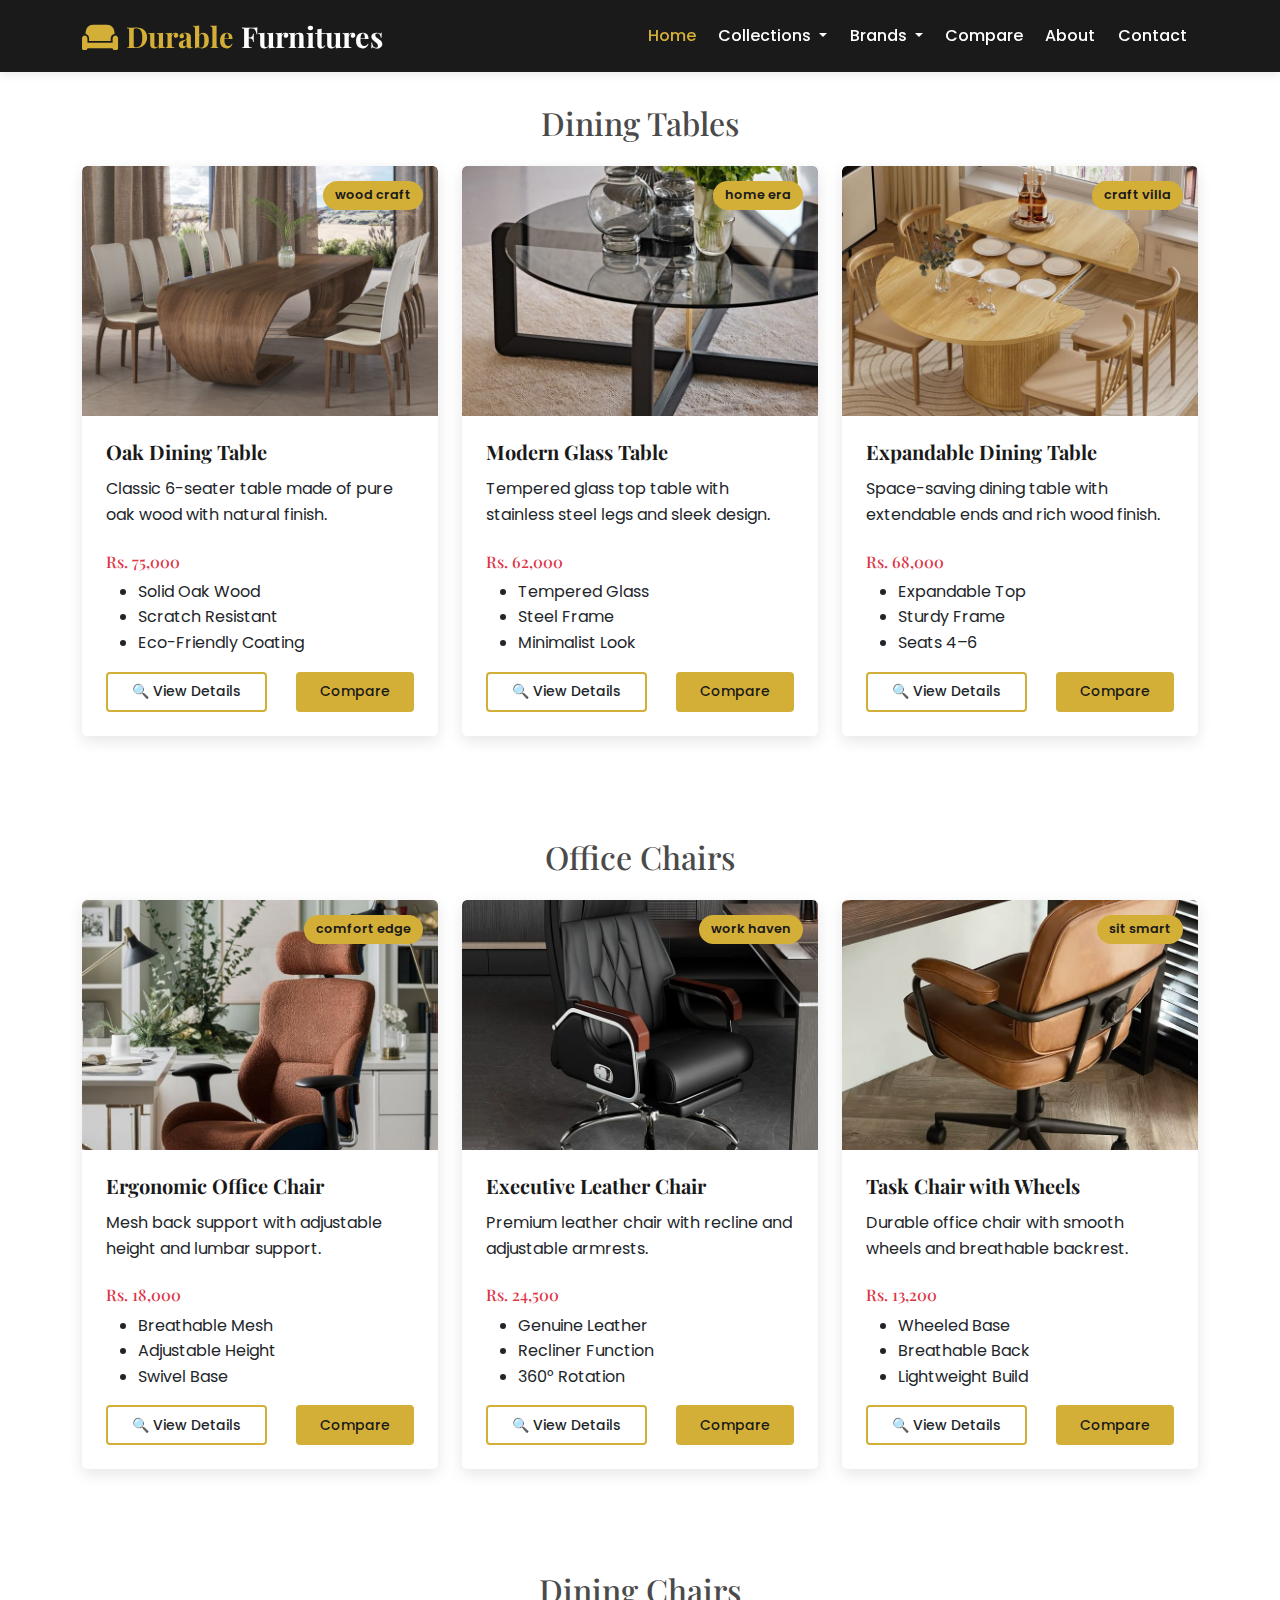
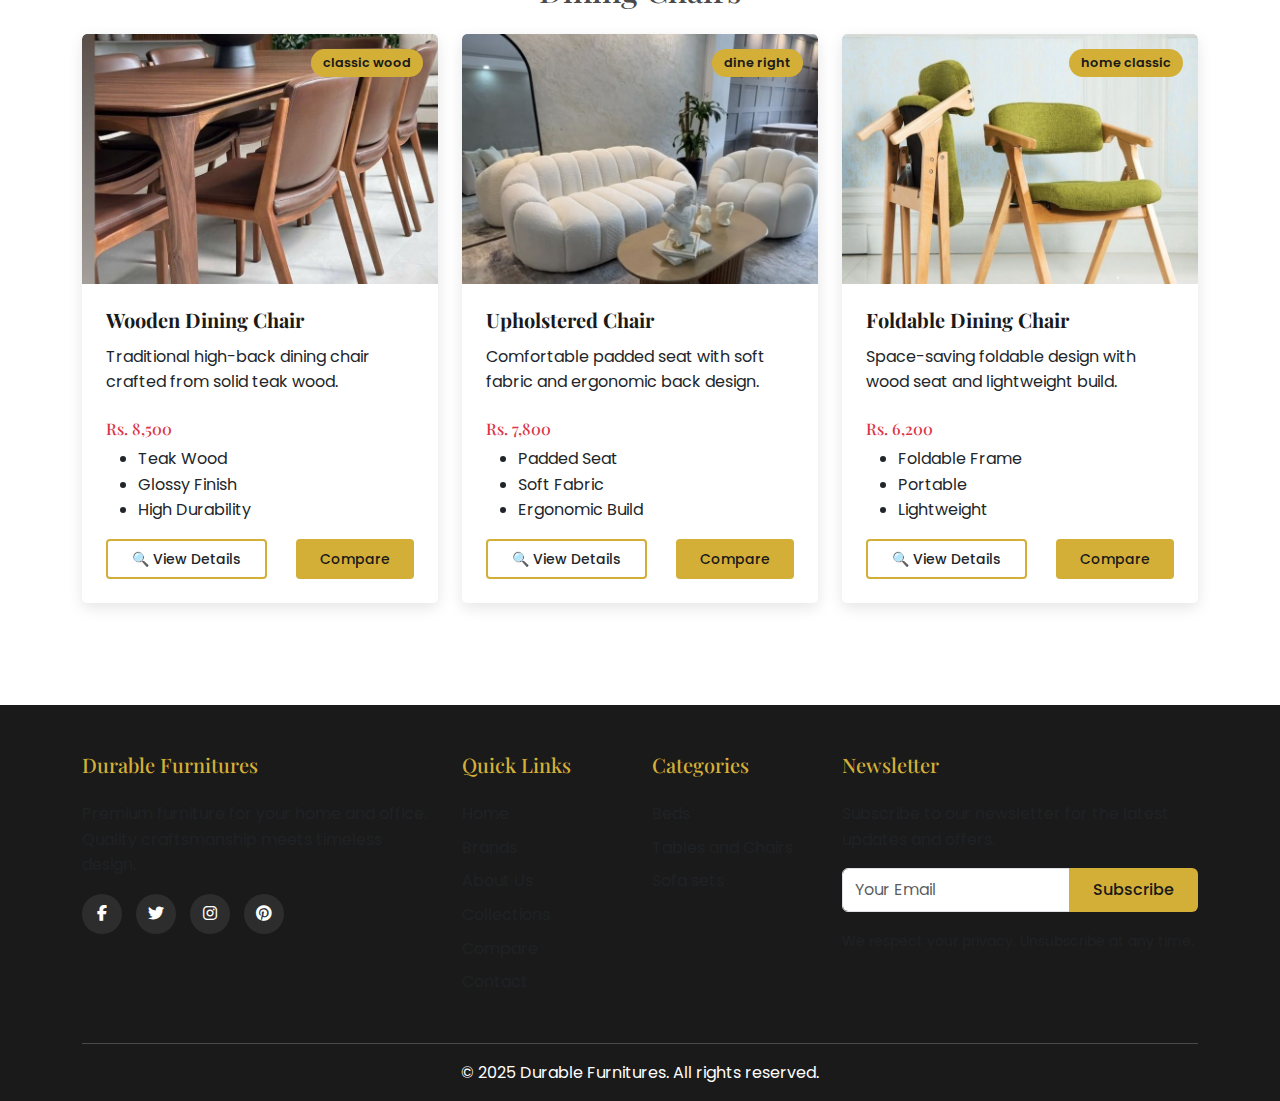
<file: tables and chairs.html>
<!DOCTYPE html>
<html lang="en">

<head>
    <meta charset="UTF-8">
    <meta name="viewport" content="width=device-width, initial-scale=1.0">
    <title>Durable Furnitures - Premium Home Furnishings</title>
    <link href="https://cdn.jsdelivr.net/npm/bootstrap@5.0.2/dist/css/bootstrap.min.css" rel="stylesheet">
    <link rel="stylesheet" href="https://cdnjs.cloudflare.com/ajax/libs/font-awesome/6.4.0/css/all.min.css">
    <link
        href="https://fonts.googleapis.com/css2?family=Playfair+Display:wght@400;700&family=Poppins:wght@300;400;500&display=swap"
        rel="stylesheet">
    
    <link rel="stylesheet" href="style.css">
    
</head>

<body>
    <!-- Navigation -->
    <header>
        <nav class="navbar navbar-expand-lg navbar-dark fixed-top">
            <div class="container">
                <a class="navbar-brand" href="index.html"><i class="fas fa-couch me-2"></i>Durable
                    <span>Furnitures</span></a>
                <button class="navbar-toggler" type="button" data-bs-toggle="collapse" data-bs-target="#navbarNav">
                    <span class="navbar-toggler-icon"></span>
                </button>
                <div class="collapse navbar-collapse" id="navbarNav">
                    <ul class="navbar-nav ms-auto">
                        <li class="nav-item">
                            <a class="nav-link active" href="index.html">Home</a>
                        </li>
                        <li class="nav-item dropdown">
                            <a class="nav-link dropdown-toggle" href="#" id="productsDropdown" role="button"
                                data-bs-toggle="dropdown">
                                Collections
                            </a>
                            <ul class="dropdown-menu">
                                <li><a class="dropdown-item" href="Collections.html">All Collection</a></li>
                                <li><a class="dropdown-item" href="beds.html">Beds</a></li>
                                <li><a class="dropdown-item" href="tables and chairs.html">Tables and Chairs </a></li>
                                <li><a class="dropdown-item" href="sofa set.html">Sofa sets</a></li>
                                
                            </ul>
                        </li>
                        <li class="nav-item dropdown">
                            <a class="nav-link dropdown-toggle" href="#" id="brandsDropdown" role="button"
                                data-bs-toggle="dropdown">
                                Brands
                            </a>
                            <ul class="dropdown-menu">
                                <li><a class="dropdown-item" href="brand.html" data-brand="all">All Brands</a></li>
                                <li><a class="dropdown-item" href="durian.Html" data-brand="durian">Durian</a></li>
                                <li><a class="dropdown-item" href="woods and woods.html" data-brand="ikea">Woods and Woods</a></li>
                                <li><a class="dropdown-item" href="twiggers.html" data-brand="lazboy">Twiggers</a></li>
                            </ul>
                        </li>
                        <li class="nav-item">
                            <a class="nav-link" href="compare.html">Compare</a>
                        </li>
                        <li class="nav-item">
                            <a class="nav-link" href="about.html">About</a>
                        </li>
                        <li class="nav-item">
                            <a class="nav-link" href="contact.html">Contact</a>
                        </li>
                    </ul>
                </div>
            </div>
        </nav>
    </header>
    
    <div class="container my-5">

  <!-- Category 1: Dining Tables -->
  <h2 class="mb-4 text-center">Dining Tables</h2>
  <div class="row">
    <div class="col-md-6 col-lg-4 mb-4 product-item" data-brand="wood craft">
      <div class="card">
        <img src="table&chair-img/table-1.jpg" class="card-img-top" alt="Oak Dining Table">
        <span class="product-badge">wood craft</span>
        <div class="card-body">
          <h5 class="card-title" contenteditable="true">Oak Dining Table</h5>
          <p class="card-text">Classic 6-seater table made of pure oak wood with natural finish.</p>
          <h6 class="text-danger">Rs. 75,000</h6>
          <ul class="mb-3">
            <li>Solid Oak Wood</li>
            <li>Scratch Resistant</li>
            <li>Eco-Friendly Coating</li>
          </ul>
          <div class="d-flex justify-content-between">
            <button class="btn btn-outline-accent btn-sm">
              <a href="#" class="text-decoration-none text-dark">🔍 View Details</a>
            </button>
            <button class="btn btn-accent btn-sm">Compare</button>
          </div>
        </div>
      </div>
    </div>

    <div class="col-md-6 col-lg-4 mb-4 product-item" data-brand="home era">
      <div class="card">
        <img src="table&chair-img/table-2.jpg" class="card-img-top" alt="Modern Glass Table">
        <span class="product-badge">home era</span>
        <div class="card-body">
          <h5 class="card-title" contenteditable="true">Modern Glass Table</h5>
          <p class="card-text">Tempered glass top table with stainless steel legs and sleek design.</p>
          <h6 class="text-danger">Rs. 62,000</h6>
          <ul class="mb-3">
            <li>Tempered Glass</li>
            <li>Steel Frame</li>
            <li>Minimalist Look</li>
          </ul>
          <div class="d-flex justify-content-between">
            <button class="btn btn-outline-accent btn-sm">
              <a href="#" class="text-decoration-none text-dark">🔍 View Details</a>
            </button>
            <button class="btn btn-accent btn-sm">Compare</button>
          </div>
        </div>
      </div>
    </div>

    <div class="col-md-6 col-lg-4 mb-4 product-item" data-brand="craft villa">
      <div class="card">
        <img src="table&chair-img/table-3.jpg" class="card-img-top" alt="Expandable Dining Table">
        <span class="product-badge">craft villa</span>
        <div class="card-body">
          <h5 class="card-title" contenteditable="true">Expandable Dining Table</h5>
          <p class="card-text">Space-saving dining table with extendable ends and rich wood finish.</p>
          <h6 class="text-danger">Rs. 68,000</h6>
          <ul class="mb-3">
            <li>Expandable Top</li>
            <li>Sturdy Frame</li>
            <li>Seats 4–6</li>
          </ul>
          <div class="d-flex justify-content-between">
            <button class="btn btn-outline-accent btn-sm">
              <a href="#" class="text-decoration-none text-dark">🔍 View Details</a>
            </button>
            <button class="btn btn-accent btn-sm">Compare</button>
          </div>
        </div>
      </div>
    </div>
  </div>

  <!-- Category 2: Office Chairs -->
  <h2 class="mb-4 mt-5 text-center">Office Chairs</h2>
  <div class="row">
    <div class="col-md-6 col-lg-4 mb-4 product-item" data-brand="comfort edge">
      <div class="card">
        <img src="table&chair-img/table-4.jpg" class="card-img-top" alt="Ergonomic Office Chair">
        <span class="product-badge">comfort edge</span>
        <div class="card-body">
          <h5 class="card-title" contenteditable="true">Ergonomic Office Chair</h5>
          <p class="card-text">Mesh back support with adjustable height and lumbar support.</p>
          <h6 class="text-danger">Rs. 18,000</h6>
          <ul class="mb-3">
            <li>Breathable Mesh</li>
            <li>Adjustable Height</li>
            <li>Swivel Base</li>
          </ul>
          <div class="d-flex justify-content-between">
            <button class="btn btn-outline-accent btn-sm">
              <a href="#" class="text-decoration-none text-dark">🔍 View Details</a>
            </button>
            <button class="btn btn-accent btn-sm">Compare</button>
          </div>
        </div>
      </div>
    </div>

    <div class="col-md-6 col-lg-4 mb-4 product-item" data-brand="work haven">
      <div class="card">
        <img src="table&chair-img/table-5.jpg" class="card-img-top" alt="Executive Leather Chair">
        <span class="product-badge">work haven</span>
        <div class="card-body">
          <h5 class="card-title" contenteditable="true">Executive Leather Chair</h5>
          <p class="card-text">Premium leather chair with recline and adjustable armrests.</p>
          <h6 class="text-danger">Rs. 24,500</h6>
          <ul class="mb-3">
            <li>Genuine Leather</li>
            <li>Recliner Function</li>
            <li>360° Rotation</li>
          </ul>
          <div class="d-flex justify-content-between">
            <button class="btn btn-outline-accent btn-sm">
              <a href="#" class="text-decoration-none text-dark">🔍 View Details</a>
            </button>
            <button class="btn btn-accent btn-sm">Compare</button>
          </div>
        </div>
      </div>
    </div>

    <div class="col-md-6 col-lg-4 mb-4 product-item" data-brand="sit smart">
      <div class="card">
        <img src="table&chair-img/table-6.jpg" class="card-img-top" alt="Task Chair with Wheels">
        <span class="product-badge">sit smart</span>
        <div class="card-body">
          <h5 class="card-title" contenteditable="true">Task Chair with Wheels</h5>
          <p class="card-text">Durable office chair with smooth wheels and breathable backrest.</p>
          <h6 class="text-danger">Rs. 13,200</h6>
          <ul class="mb-3">
            <li>Wheeled Base</li>
            <li>Breathable Back</li>
            <li>Lightweight Build</li>
          </ul>
          <div class="d-flex justify-content-between">
            <button class="btn btn-outline-accent btn-sm">
              <a href="#" class="text-decoration-none text-dark">🔍 View Details</a>
            </button>
            <button class="btn btn-accent btn-sm">Compare</button>
          </div>
        </div>
      </div>
    </div>
  </div>

  <!-- Category 3: Dining Chairs -->
  <h2 class="mb-4 mt-5 text-center">Dining Chairs</h2>
  <div class="row">
    <div class="col-md-6 col-lg-4 mb-4 product-item" data-brand="classic wood">
      <div class="card">
        <img src="table&chair-img/table-7.jpg" class="card-img-top" alt="Wooden Dining Chair">
        <span class="product-badge">classic wood</span>
        <div class="card-body">
          <h5 class="card-title" contenteditable="true">Wooden Dining Chair</h5>
          <p class="card-text">Traditional high-back dining chair crafted from solid teak wood.</p>
          <h6 class="text-danger">Rs. 8,500</h6>
          <ul class="mb-3">
            <li>Teak Wood</li>
            <li>Glossy Finish</li>
            <li>High Durability</li>
          </ul>
          <div class="d-flex justify-content-between">
            <button class="btn btn-outline-accent btn-sm">
              <a href="#" class="text-decoration-none text-dark">🔍 View Details</a>
            </button>
            <button class="btn btn-accent btn-sm">Compare</button>
          </div>
        </div>
      </div>
    </div>

    <div class="col-md-6 col-lg-4 mb-4 product-item" data-brand="dine right">
      <div class="card">
        <img src="table&chair-img/table-8.jpg" class="card-img-top" alt="Upholstered Chair">
        <span class="product-badge">dine right</span>
        <div class="card-body">
          <h5 class="card-title" contenteditable="true">Upholstered Chair</h5>
          <p class="card-text">Comfortable padded seat with soft fabric and ergonomic back design.</p>
          <h6 class="text-danger">Rs. 7,800</h6>
          <ul class="mb-3">
            <li>Padded Seat</li>
            <li>Soft Fabric</li>
            <li>Ergonomic Build</li>
          </ul>
          <div class="d-flex justify-content-between">
            <button class="btn btn-outline-accent btn-sm">
              <a href="#" class="text-decoration-none text-dark">🔍 View Details</a>
            </button>
            <button class="btn btn-accent btn-sm">Compare</button>
          </div>
        </div>
      </div>
    </div>

    <div class="col-md-6 col-lg-4 mb-4 product-item" data-brand="home classic">
      <div class="card">
        <img src="table&chair-img/table-9.jpg" class="card-img-top" alt="Foldable Dining Chair">
        <span class="product-badge">home classic</span>
        <div class="card-body">
          <h5 class="card-title" contenteditable="true">Foldable Dining Chair</h5>
          <p class="card-text">Space-saving foldable design with wood seat and lightweight build.</p>
          <h6 class="text-danger">Rs. 6,200</h6>
          <ul class="mb-3">
            <li>Foldable Frame</li>
            <li>Portable</li>
            <li>Lightweight</li>
          </ul>
          <div class="d-flex justify-content-between">
            <button class="btn btn-outline-accent btn-sm">
              <a href="#" class="text-decoration-none text-dark">🔍 View Details</a>
            </button>
            <button class="btn btn-accent btn-sm">Compare</button>
          </div>
        </div>
      </div>
    </div>
  </div>
</div>

  <!-- Footer -->
    <footer>
        <div class="container">
            <div class="row">
                <div class="col-lg-4 mb-4 mb-lg-0">
                    <h5>Durable Furnitures</h5>
                    <p class="text-muted" >Premium furniture for your home and office. Quality craftsmanship meets timeless design.</p>
                    <div class="social-icons mt-3">
                        <a href="#"><i class="fab fa-facebook-f"></i></a>
                        <a href="#"><i class="fab fa-twitter"></i></a>
                        <a href="#"><i class="fab fa-instagram"></i></a>
                        <a href="#"><i class="fab fa-pinterest"></i></a>
                    </div>
                </div>
                <div class="col-lg-2 col-md-6 mb-4 mb-md-0">
                    <h5>Quick Links</h5>
                    <ul class="list-unstyled">
                        <li class="mb-2"><a class="text-muted" href="index.html">Home</a></li>
                        <li class="mb-2"><a class="text-muted" href="brand.html">Brands</a></li>
                        <li class="mb-2"><a class="text-muted"  href="about.html">About Us</a></li>
                        <li class="mb-2"><a class="text-muted" href="Collections.html">Collections</a></li>
                        <li class="mb-2"><a class="text-muted"  href="compare.html">Compare</a></li>
                        <li class="mb-2"><a class="text-muted"  href="contact.html">Contact</a></li>
                    </ul>
                </div>
                <div class="col-lg-2 col-md-6 mb-4 mb-md-0">
                    <h5>Categories</h5>
                    <ul class="list-unstyled">
                        <li class="mb-2"><a class="text-muted"  href="beds.html">Beds</a></li>
                        <li class="mb-2"><a class="text-muted"  href="tables and chairs.html">Tables and Chairs </a></li>
                        <li class="mb-2"><a class="text-muted"  href="sofa set.html">Sofa sets</a></li>
                        
                    </ul>
                </div>
                <div class="col-lg-4">
                    <h5>Newsletter</h5>
                    <p class="text-muted" >Subscribe to our newsletter for the latest updates and offers.</p>
                    <form class="mb-3">
                        <div class="input-group">
                            <input type="email" class="form-control" placeholder="Your Email" required>
                            <button class="btn btn-accent" type="submit">Subscribe</button>
                        </div>
                    </form>
                    <p><small class="text-muted" >We respect your privacy. Unsubscribe at any time.</small></p>
                </div>
            </div>
            <div class="text-center copyright">
                <p class="mb-0">&copy; 2025 Durable Furnitures. All rights reserved.</p>
            </div>
        </div>
    </footer>
    <script src="https://cdn.jsdelivr.net/npm/bootstrap@5.0.2/dist/js/bootstrap.bundle.min.js"></script>
     </script>
      <script src="https://code.jquery.com/jquery-3.7.1.min.js"></script>
</body>
</html>
</file>
<file: style.css>
/* Custom Color Theme - Gold & Black Premium */
        :root {
            --primary-dark: #1a1a1a;
            --primary-light: #2d2d2d;
            --accent: #d4af37;
            --accent-light: #e6c654;
            --accent-dark: #b8941f;
            --secondary: #4a4a4a;
            --secondary-light: #6a6a6a;
            --light-bg: #f8f9fa;
        }

        /* Global Styles */
        body {
            font-family: 'Poppins', sans-serif;
            line-height: 1.6;
            color: var(--secondary);
            overflow-x: hidden;
            padding-top: 56px;
        }

        h1, h2, h3, h4, h5, h6 {
            font-family: 'Playfair Display', serif;
        }

        /* Navbar */
        .navbar {
            background-color: var(--primary-dark) !important;
            box-shadow: 0 2px 10px rgba(0, 0, 0, 0.1);
        }

        .navbar-brand {
            font-family: 'Playfair Display', serif;
            font-weight: 700;
            color: var(--accent) !important;
            font-size: 1.8rem;
        }

        .navbar-brand span {
            color: white;
        }

        .nav-link {
            color: white !important;
            font-weight: 500;
            padding: 0.5rem 1rem;
            margin: 0 0.2rem;
        }

        .nav-link:hover, .nav-link.active {
            color: var(--accent) !important;
        }

        .dropdown-menu {
            background-color: var(--primary-light);
        }

        .dropdown-item {
            color: white;
        }

        .dropdown-item:hover {
            background-color: var(--accent);
            color: var(--primary-dark);
        }

        /* Hero Section */
        #hero {
            background: linear-gradient(rgba(26, 26, 26, 0.7), rgba(26, 26, 26, 0.7)), url('https://images.unsplash.com/photo-1555041469-a586c61ea9bc?ixlib=rb-4.0.3&ixid=M3wxMjA3fDB8MHxwaG90by1wYWdlfHx8fGVufDB8fHx8fA%3D%3D&auto=format&fit=crop&w=2070&q=80') center/cover no-repeat;
            height: 80vh;
            display: flex;
            align-items: center;
            color: white;
        }

        .hero-content h1 {
            font-size: 3.5rem;
            font-weight: 700;
            margin-bottom: 1.5rem;
        }
        .hero-content h1 span{
            color: var(--accent);
        }

        .hero-content p {
            font-size: 1.2rem;
            margin-bottom: 2rem;
        }

        /*  Hero-Buttons */
        .btn-accent {
            background-color: var(--accent);
            color: var(--primary-dark);
            font-weight: 500;
            padding: 0.6rem 1.5rem;
            border: none;
        }

        .btn-accent:hover {
            background-color: var(--accent-light);
            color: var(--primary-dark);
        }

        .btn-outline-accent {
            border: 2px solid var(--accent);
            color: var(--accent);
            font-weight: 500;
            padding: 0.4rem 1.5rem;
            background-color: transparent;
        }

        .btn-outline-accent:hover {
            background-color: var(--accent);
            color: var(--primary-dark);
        }
         /* Collections' Hero Section */
        #collection-hero {
            background: linear-gradient(rgba(0, 0, 0, 0.6), rgba(0, 0, 0, 0.6)), 
                        url('https://images.unsplash.com/photo-1618221195710-dd6b41faaea6?ixlib=rb-4.0.3&ixid=M3wxMjA3fDB8MHxwaG90by1wYWdlfHx8fGVufDB8fHx8fA%3D%3D&auto=format&fit=crop&w=2070&q=80');
            background-size: cover;
            background-position: center;
            height: 60vh;
            display: flex;
            align-items: center;
            color: white;
            text-align: center;
        }
        
        .collection-hero-content {
            max-width: 800px;
            margin: 0 auto;
            padding: 20px;
        }
        
        .collection-hero-content h1 {
            font-size: 3rem;
            font-weight: 700;
            margin-bottom: 1.5rem;
            color: var(--accent);
        }
        
        .collection-hero-content p {
            /* font-size: 1.2rem; */
            line-height: 1.6;
        }

        /* Collection Section */
        .section-title {
            position: relative;
            margin-bottom: 3rem;
        }

        .section-title:after {
            content: '';
            position: absolute;
            bottom: -10px;
            left: 50%;
            transform: translateX(-50%);
            width: 80px;
            height: 3px;
            background-color: var(--accent);
        }

        /* Cards */
        .card {
            border: none;
            border-radius: 5px;
            overflow: hidden;
            transition: all 0.3s ease;
            box-shadow: 0 5px 15px rgba(0, 0, 0, 0.1);
            margin-bottom: 30px;
        }

        .card:hover {
            transform: translateY(-10px);
            box-shadow: 0 15px 30px rgba(0, 0, 0, 0.2);
            border: 1px solid;
            border-color: var(--accent);
        }
            

        .card-img-top {
            height: 250px;
            object-fit: cover;
        }
        .card-img-top:hover {
            transition: 0.3s ease all;
            transform: scale(1.05);
        }
        
        .product-badge {
   
             position: absolute;
             top: 15px;
             right: 15px;
             background: var(--accent);
             color: var(--primary-dark);
             padding: 0.25rem 0.75rem;
             border-radius: 20px;
             font-size: 0.8rem;
            font-weight: 600;

    /* 6s = 4s spin + 2s pause */
            animation: spinY 6s linear infinite;
            transform-style:preserve-3d;
            backface-visibility:hidden;
        }

        @keyframes spinY {
    0% {
        transform: rotateY(0deg);
        background: var(--accent);
        color: var(--primary-dark);
        }

    73% {
        transform: rotateY(360deg);
        background: var(--primary-dark);
        color: var(--accent);
        }

    83.33% {
        transform: rotateY(360deg); /* Hold for ~2s */
        background: var(--accent);
        color: var(--primary-dark);
        }

    100% {
        transform: rotateY(360deg);
        background: var(--accent);
        color: var(--primary-dark);
        }
        }

        .card-body {
            padding: 1.5rem;
        }

        .card-title {
            font-weight: 700;
            margin-bottom: 0.75rem;
            color: var(--primary-dark);
        }

        .card-text {
            margin-bottom: 1.5rem;
        }
       
/* Brands' Hero Section */
         #brand-hero {
            background: linear-gradient(rgba(0, 0, 0, 0.6), rgba(0, 0, 0, 0.6)), 
                        url('https://images.unsplash.com/photo-1556228453-efd6c1ff04f6?ixlib=rb-4.0.3&ixid=M3wxMjA3fDB8MHxwaG90by1wYWdlfHx8fGVufDB8fHx8fA%3D%3D&auto=format&fit=crop&w=2070&q=80');
            background-size: cover;
            background-position: center;
            height: 60vh;
            display: flex;
            align-items: center;
            color: white;
            text-align: center;
        }
        
        .brand-hero-content {
            max-width: 800px;
            margin: 0 auto;
            padding: 20px;
        }
        
        .brand-hero-content h1 {
            font-size: 3rem;
            font-weight: 700;
            margin-bottom: 1.5rem;
            color: var(--accent);
        }
        
        .brand-hero-content p {
            font-size: 1.2rem;
            line-height: 1.6;
        }
        /* Brand Filter */
        .brand h1{
            color: var(--accent);
        }
        .brand-filter {
            margin-bottom: 2rem;
        }

        .brand-btn {
            background: none;
            border: none;
            color: var(--secondary);
            font-weight: 500;
            margin: 0 10px;
            padding: 5px 15px;
            position: relative;
        }

        .brand-btn.active, .brand-btn:hover {
            color: var(--accent);
        }

        .brand-btn.active:after {
            content: '';
            position: absolute;
            bottom: -5px;
            left: 0;
            width: 100%;
            height: 2px;
            background-color: var(--accent);
        }
        .brand-card {
            background: white;
            border-radius: 10px;
            box-shadow: 0 3px 15px rgba(0,0,0,0.1);
            transition: all 0.3s ease;
            cursor: pointer;
            height: 100%;
            border: 1px solid rgba(0,0,0,0.1);
}

        .brand-card:hover {
            transform: translateY(-5px);
            box-shadow: 0 8px 25px rgba(0,0,0,0.2);
            border-color: var(--accent);
        }
        /* about section` */
          #about-hero {
            background: linear-gradient(rgba(0, 0, 0, 0.6), rgba(0, 0, 0, 0.6)), 
                        url('https://images.unsplash.com/photo-1600585152220-90363fe7e115?ixlib=rb-4.0.3&ixid=M3wxMjA3fDB8MHxwaG90by1wYWdlfHx8fGVufDB8fHx8fA%3D%3D&auto=format&fit=crop&w=2070&q=80');
            background-size: cover;
            background-position: center;
            height: 60vh;
            display: flex;
            align-items: center;
            color: white;
            text-align: center;
        }
        
        .about-hero-content {
            max-width: 800px;
            margin: 0 auto;
            padding: 20px;
        }
        
        .about-hero-content  h1 {
            font-size: 3rem;
            font-weight: 700;
            margin-bottom: 1.5rem;
            color: var(--accent);
        }
        
       .about-hero-content  p {
            font-size: 1.2rem;
            line-height: 1.6;
        }

        /* Contact Section */
          /* Contact Hero Section */
        #contact-hero {
            background: linear-gradient(rgba(0, 0, 0, 0.6), rgba(0, 0, 0, 0.6)), 
                        url('https://images.unsplash.com/photo-1513519245088-0e12902e5a38?ixlib=rb-4.0.3&ixid=M3wxMjA3fDB8MHxwaG90by1wYWdlfHx8fGVufDB8fHx8fA%3D%3D&auto=format&fit=crop&w=2070&q=80');
            background-size: cover;
            background-position: center;
            height: 60vh;
            display: flex;
            align-items: center;
            color: white;
            text-align: center;
        }
        
        .contact-hero-content {
            max-width: 800px;
            margin: 0 auto;
            padding: 20px;
        }
        
        .contact-hero-content h1 {
            font-size: 3rem;
            font-weight: 700;
            margin-bottom: 1.5rem;
            color: var(--accent);
        }
        
        .contact-hero-content p {
            font-size: 1.2rem;
            line-height: 1.6;
        }
        #contact {
            background-color: var(--light-bg);
            padding: 5rem 0;
        }

        .contact-info i {
            color: var(--accent);
            font-size: 1.5rem;
            margin-right: 15px;
        }
         /* Compare Hero Section */
        #compare-hero {
            background: linear-gradient(rgba(0, 0, 0, 0.6), rgba(0, 0, 0, 0.6)), 
                        url('https://images.unsplash.com/photo-1555041469-a586c61ea9bc?ixlib=rb-4.0.3&ixid=M3wxMjA3fDB8MHxwaG90by1wYWdlfHx8fGVufDB8fHx8fA%3D%3D&auto=format&fit=crop&w=2070&q=80');
            background-size: cover;
            background-position: center;
            height: 60vh;
            display: flex;
            align-items: center;
            color: white;
            text-align: center;
        }
        
        .compare-hero-content {
            max-width: 800px;
            margin: 0 auto;
            padding: 20px;
        }
        
        .compare-hero-content h1 {
            font-size: 3rem;
            font-weight: 700;
            margin-bottom: 1.5rem;
            color: var(--accent);
        }
        
        .compare-hero-content p {
            font-size: 1.2rem;
            line-height: 1.6;
        }
         /* Compare Section */
        /* .compare-table {
            width: 100%;
            border-collapse: collapse;
        }

        .compare-table th, .compare-table td {
            padding: 12px;
            text-align: left;
            border-bottom: 1px solid #ddd;
        }

        .compare-table th {
            background-color: var(--primary-dark);
            color: white;
        }

        .compare-table tr:nth-child(even) {
            background-color: #f2f2f2;
        }

        .compare-table tr:hover {
            background-color: #e9e9e9;
        } */

        /* Footer */
        footer {
            background-color: var(--primary-dark);
            color: white;
            padding: 3rem 0 1rem;
        }

        footer h5 {
            color: var(--accent);
            margin-bottom: 1.5rem;    
        }

        footer a {
            color: white;
            text-decoration: none;
            transition: all 0.3s ease;
        }

        footer a:hover {
            color: var(--accent) !important;
        }

        .social-icons a {
            display: inline-block;
            width: 40px;
            height: 40px;
            background-color: var(--primary-light);
            color: white;
            border-radius: 50%;
            text-align: center;
            line-height: 40px;
            margin-right: 10px;
            transition: all 0.3s ease;
        }

        .social-icons a:hover {
            background-color: var(--accent) !important;
            color: var(--primary-dark) !important;
        }

        .copyright {
            border-top: 1px solid var(--secondary);
            padding-top: 1rem;
            margin-top: 2rem;
        }

       

        /* Responsive Adjustments */
        @media (max-width: 768px) {
            .hero-content h1 {
                font-size: 2.5rem;
            }
            
            .hero-content p {
                font-size: 1rem;
            }
        }

        .brandz{
            list-style-type: none;
            text-decoration: none;
            color: var(--accent);
        }
</file>
